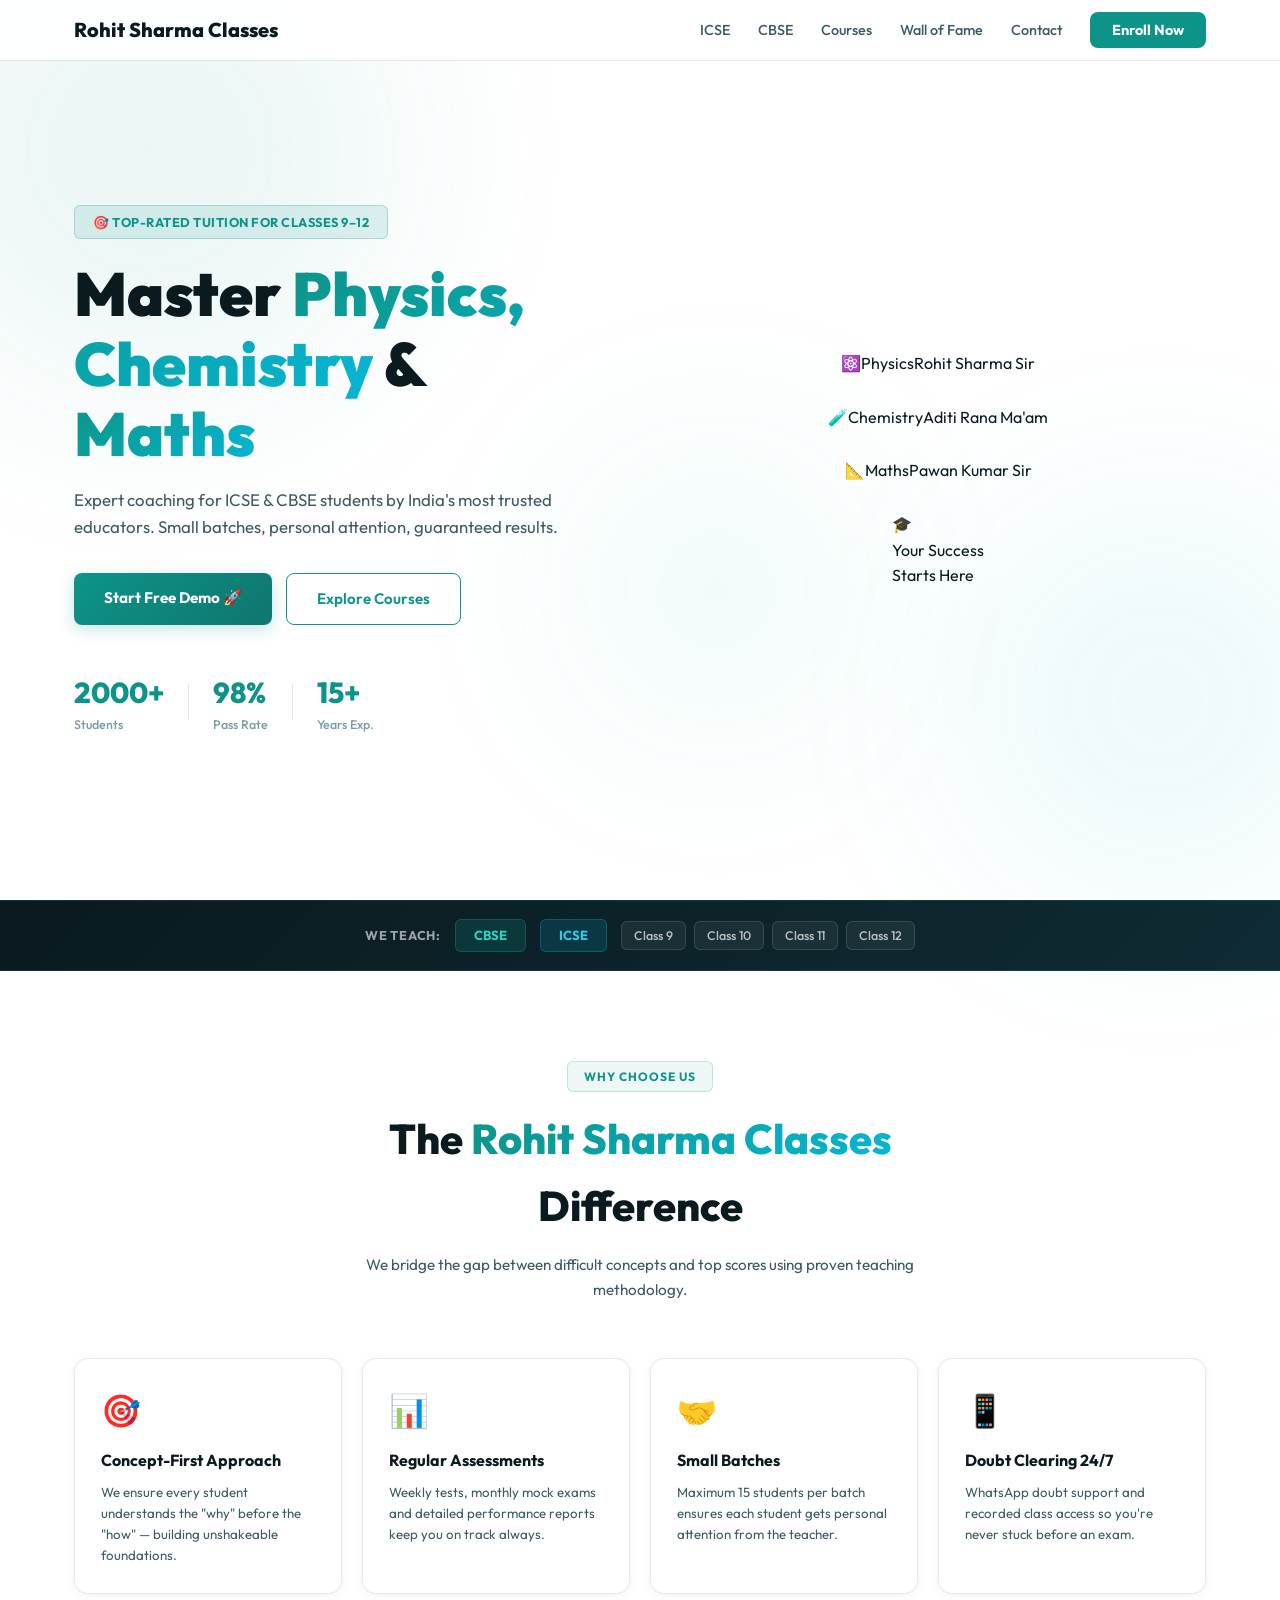
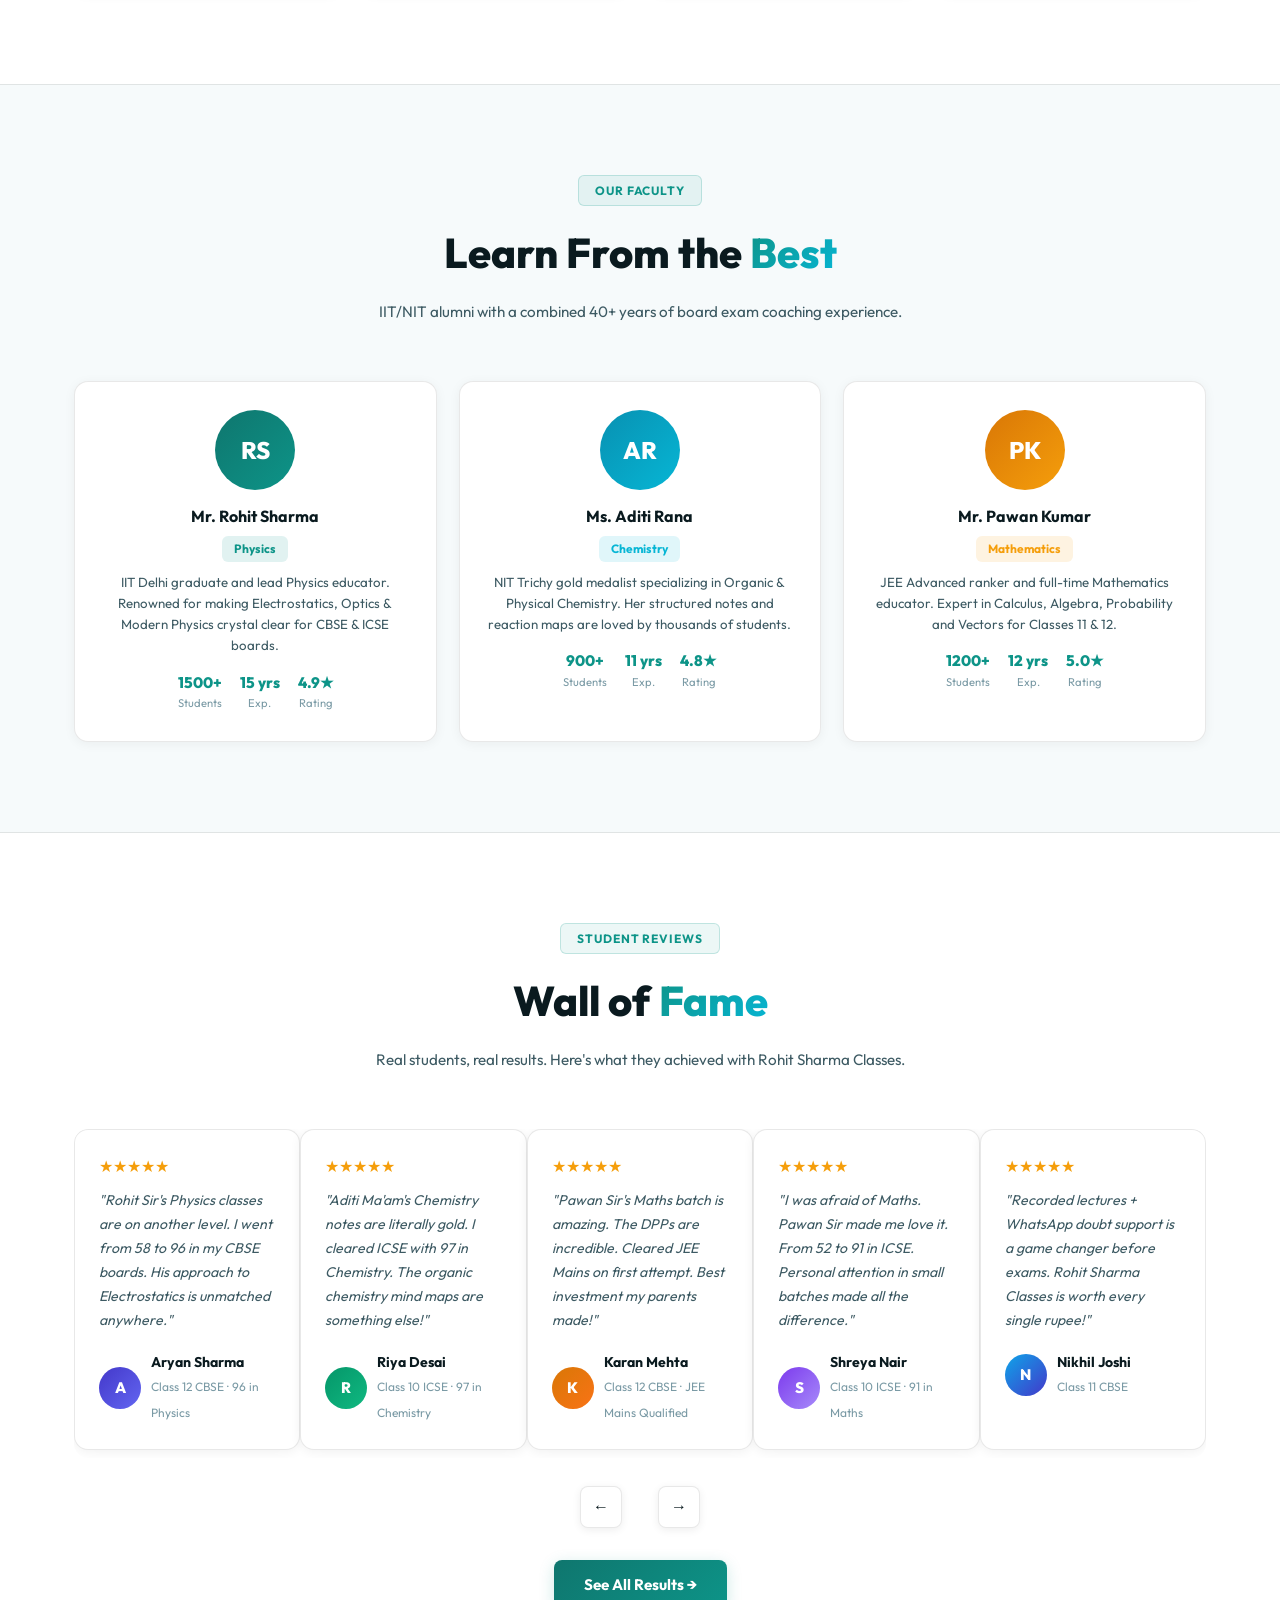
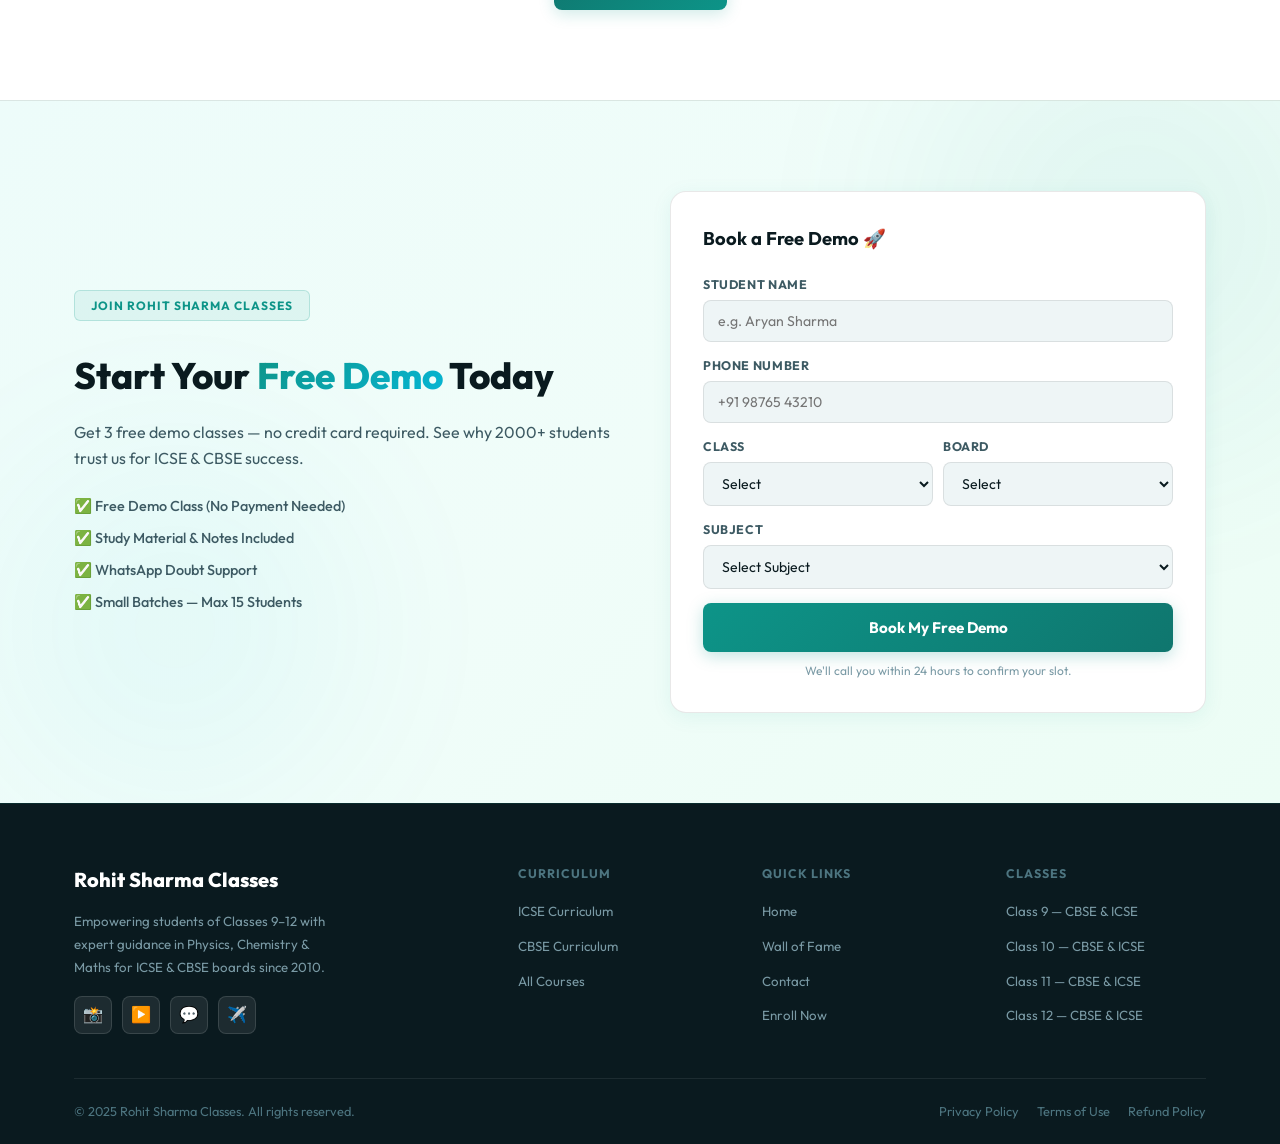
<file: index.html>
<!DOCTYPE html>
<html lang="en">
<head>
  <meta charset="UTF-8"/>
  <meta name="viewport" content="width=device-width,initial-scale=1.0"/>
  <title>Rohit Sharma Classes | ICSE & CBSE Tuition Classes 9–12</title>
  <meta name="description" content="Expert Physics, Chemistry & Maths tuition for ICSE & CBSE students of Classes 9–12 by Rohit Sharma Classes."/>
  <link rel="preconnect" href="https://fonts.googleapis.com"/>
  <link rel="preconnect" href="https://fonts.gstatic.com" crossorigin/>
  <link href="https://fonts.googleapis.com/css2?family=Outfit:wght@300;400;500;600;700;800;900&display=swap" rel="stylesheet"/>
  <link rel="stylesheet" href="style.css"/>
</head>
<body>
<nav class="navbar" id="navbar">
  <div class="nav-container">
    <a href="index.html" class="nav-logo">Rohit Sharma Classes</a>
    <ul class="nav-links" id="navLinks">
      <li><a href="icse.html">ICSE</a></li>
      <li><a href="cbse.html">CBSE</a></li>
      <li><a href="courses.html">Courses</a></li>
      <li><a href="wall-of-fame.html">Wall of Fame</a></li>
      <li><a href="contact.html">Contact</a></li>
      <li><a href="contact.html" class="nav-cta">Enroll Now</a></li>
    </ul>
    <button class="hamburger" id="hamburger"><span></span><span></span><span></span></button>
  </div>
</nav>

<!-- HERO -->
<section class="hero" id="home">
  <div class="hero-bg-orbs">
    <div class="orb orb-1"></div><div class="orb orb-2"></div><div class="orb orb-3"></div>
  </div>
  <div class="hero-content">
    <div class="hero-badge">🎯 Top-Rated Tuition for Classes 9–12</div>
    <h1>Master <span class="gradient-text">Physics, Chemistry</span> &amp; <span class="gradient-text">Maths</span></h1>
    <p class="hero-sub">Expert coaching for ICSE &amp; CBSE students by India's most trusted educators. Small batches, personal attention, guaranteed results.</p>
    <div class="hero-actions">
      <a href="contact.html" class="btn-primary">Start Free Demo 🚀</a>
      <a href="courses.html" class="btn-outline">Explore Courses</a>
    </div>
    <div class="hero-stats">
      <div class="stat"><span class="stat-num">2000+</span><span class="stat-label">Students</span></div>
      <div class="stat-divider"></div>
      <div class="stat"><span class="stat-num">98%</span><span class="stat-label">Pass Rate</span></div>
      <div class="stat-divider"></div>
      <div class="stat"><span class="stat-num">15+</span><span class="stat-label">Years Exp.</span></div>
    </div>
  </div>
  <div class="hero-visual">
    <div class="floating-card card-physics"><span class="card-icon">⚛️</span><span>Physics</span><span class="card-tag">Rohit Sharma Sir</span></div>
    <div class="floating-card card-chemistry"><span class="card-icon">🧪</span><span>Chemistry</span><span class="card-tag">Aditi Rana Ma'am</span></div>
    <div class="floating-card card-maths"><span class="card-icon">📐</span><span>Maths</span><span class="card-tag">Pawan Kumar Sir</span></div>
    <div class="hero-circle"><div class="hero-circle-inner"><span class="circle-emoji">🎓</span><p>Your Success<br/>Starts Here</p></div></div>
  </div>
</section>

<!-- BOARDS STRIP -->
<section class="boards-strip">
  <div class="boards-container">
    <span class="boards-label">We Teach:</span>
    <div class="board-badge cbse">CBSE</div>
    <div class="board-badge icse">ICSE</div>
    <div class="class-badges">
      <span>Class 9</span><span>Class 10</span><span>Class 11</span><span>Class 12</span>
    </div>
  </div>
</section>

<!-- WHY US -->
<section class="section" id="why">
  <div class="container">
    <div class="section-header">
      <span class="section-tag">Why Choose Us</span>
      <h2>The <span class="gradient-text">Rohit Sharma Classes</span> Difference</h2>
      <p>We bridge the gap between difficult concepts and top scores using proven teaching methodology.</p>
    </div>
    <div class="why-grid">
      <div class="why-card reveal">
        <div class="why-icon">🎯</div>
        <h3>Concept-First Approach</h3>
        <p>We ensure every student understands the "why" before the "how" — building unshakeable foundations.</p>
      </div>
      <div class="why-card reveal">
        <div class="why-icon">📊</div>
        <h3>Regular Assessments</h3>
        <p>Weekly tests, monthly mock exams and detailed performance reports keep you on track always.</p>
      </div>
      <div class="why-card reveal">
        <div class="why-icon">🤝</div>
        <h3>Small Batches</h3>
        <p>Maximum 15 students per batch ensures each student gets personal attention from the teacher.</p>
      </div>
      <div class="why-card reveal">
        <div class="why-icon">📱</div>
        <h3>Doubt Clearing 24/7</h3>
        <p>WhatsApp doubt support and recorded class access so you're never stuck before an exam.</p>
      </div>
    </div>
  </div>
</section>

<!-- TEACHERS PREVIEW -->
<section class="section teachers-section" id="teachers">
  <div class="container">
    <div class="section-header">
      <span class="section-tag">Our Faculty</span>
      <h2>Learn From the <span class="gradient-text">Best</span></h2>
      <p>IIT/NIT alumni with a combined 40+ years of board exam coaching experience.</p>
    </div>
    <div class="teachers-grid">
      <div class="teacher-card reveal">
        <div class="teacher-avatar physics-av">RS</div>
        <div class="teacher-info">
          <h3>Mr. Rohit Sharma</h3>
          <span class="teacher-subject physics-subject">Physics</span>
          <p>IIT Delhi graduate and lead Physics educator. Renowned for making Electrostatics, Optics &amp; Modern Physics crystal clear for CBSE &amp; ICSE boards.</p>
          <div class="teacher-stats">
            <div><span>1500+</span><small>Students</small></div>
            <div><span>15 yrs</span><small>Exp.</small></div>
            <div><span>4.9★</span><small>Rating</small></div>
          </div>
        </div>
      </div>
      <div class="teacher-card reveal">
        <div class="teacher-avatar chemistry-av">AR</div>
        <div class="teacher-info">
          <h3>Ms. Aditi Rana</h3>
          <span class="teacher-subject chemistry-subject">Chemistry</span>
          <p>NIT Trichy gold medalist specializing in Organic &amp; Physical Chemistry. Her structured notes and reaction maps are loved by thousands of students.</p>
          <div class="teacher-stats">
            <div><span>900+</span><small>Students</small></div>
            <div><span>11 yrs</span><small>Exp.</small></div>
            <div><span>4.8★</span><small>Rating</small></div>
          </div>
        </div>
      </div>
      <div class="teacher-card reveal">
        <div class="teacher-avatar maths-av">PK</div>
        <div class="teacher-info">
          <h3>Mr. Pawan Kumar</h3>
          <span class="teacher-subject maths-subject">Mathematics</span>
          <p>JEE Advanced ranker and full-time Mathematics educator. Expert in Calculus, Algebra, Probability and Vectors for Classes 11 &amp; 12.</p>
          <div class="teacher-stats">
            <div><span>1200+</span><small>Students</small></div>
            <div><span>12 yrs</span><small>Exp.</small></div>
            <div><span>5.0★</span><small>Rating</small></div>
          </div>
        </div>
      </div>
    </div>
  </div>
</section>

<!-- REVIEWS -->
<section class="section" id="reviews">
  <div class="container">
    <div class="section-header">
      <span class="section-tag">Student Reviews</span>
      <h2>Wall of <span class="gradient-text">Fame</span></h2>
      <p>Real students, real results. Here's what they achieved with Rohit Sharma Classes.</p>
    </div>
    <div class="reviews-carousel"><div class="reviews-track" id="reviewsTrack">
      <div class="review-card reveal">
        <div class="review-stars">★★★★★</div>
        <p>"Rohit Sir's Physics classes are on another level. I went from 58 to 96 in my CBSE boards. His approach to Electrostatics is unmatched anywhere."</p>
        <div class="review-author"><div class="review-avatar" style="background:linear-gradient(135deg,#4338ca,#6366f1)">A</div><div><strong>Aryan Sharma</strong><span>Class 12 CBSE · 96 in Physics</span></div></div>
      </div>
      <div class="review-card reveal">
        <div class="review-stars">★★★★★</div>
        <p>"Aditi Ma'am's Chemistry notes are literally gold. I cleared ICSE with 97 in Chemistry. The organic chemistry mind maps are something else!"</p>
        <div class="review-author"><div class="review-avatar" style="background:linear-gradient(135deg,#059669,#10b981)">R</div><div><strong>Riya Desai</strong><span>Class 10 ICSE · 97 in Chemistry</span></div></div>
      </div>
      <div class="review-card reveal">
        <div class="review-stars">★★★★★</div>
        <p>"Pawan Sir's Maths batch is amazing. The DPPs are incredible. Cleared JEE Mains on first attempt. Best investment my parents made!"</p>
        <div class="review-author"><div class="review-avatar" style="background:linear-gradient(135deg,#d97706,#f97316)">K</div><div><strong>Karan Mehta</strong><span>Class 12 CBSE · JEE Mains Qualified</span></div></div>
      </div>
      <div class="review-card reveal">
        <div class="review-stars">★★★★★</div>
        <p>"I was afraid of Maths. Pawan Sir made me love it. From 52 to 91 in ICSE. Personal attention in small batches made all the difference."</p>
        <div class="review-author"><div class="review-avatar" style="background:linear-gradient(135deg,#7c3aed,#a78bfa)">S</div><div><strong>Shreya Nair</strong><span>Class 10 ICSE · 91 in Maths</span></div></div>
      </div>
      <div class="review-card reveal">
        <div class="review-stars">★★★★★</div>
        <p>"Recorded lectures + WhatsApp doubt support is a game changer before exams. Rohit Sharma Classes is worth every single rupee!"</p>
        <div class="review-author"><div class="review-avatar" style="background:linear-gradient(135deg,#0ea5e9,#4338ca)">N</div><div><strong>Nikhil Joshi</strong><span>Class 11 CBSE</span></div></div>
      </div>
    </div></div>
    <div class="carousel-controls">
      <button class="carousel-btn" id="prevBtn">&#8592;</button>
      <div class="carousel-dots" id="carouselDots"></div>
      <button class="carousel-btn" id="nextBtn">&#8594;</button>
    </div>
    <div style="text-align:center;margin-top:32px">
      <a href="wall-of-fame.html" class="btn-blue">See All Results →</a>
    </div>
  </div>
</section>

<!-- CONNECT / CTA -->
<section class="connect-section" id="connect">
  <div class="connect-bg-orbs"><div class="orb-c1"></div><div class="orb-c2"></div></div>
  <div class="container">
    <div class="connect-grid">
      <div class="connect-text">
        <span class="section-tag">Join Rohit Sharma Classes</span>
        <h2>Start Your <span class="gradient-text">Free Demo</span> Today</h2>
        <p>Get 3 free demo classes — no credit card required. See why 2000+ students trust us for ICSE &amp; CBSE success.</p>
        <div class="connect-perks">
          <div class="perk">✅ Free Demo Class (No Payment Needed)</div>
          <div class="perk">✅ Study Material &amp; Notes Included</div>
          <div class="perk">✅ WhatsApp Doubt Support</div>
          <div class="perk">✅ Small Batches — Max 15 Students</div>
        </div>
      </div>
      <form class="connect-form" id="connectForm">
        <h3>Book a Free Demo 🚀</h3>
        <div class="form-group"><label for="sName">Student Name</label><input type="text" id="sName" placeholder="e.g. Aryan Sharma" required/></div>
        <div class="form-group"><label for="sPhone">Phone Number</label><input type="tel" id="sPhone" placeholder="+91 98765 43210" required/></div>
        <div class="form-row">
          <div class="form-group"><label for="sClass">Class</label><select id="sClass" required><option value="">Select</option><option>Class 9</option><option>Class 10</option><option>Class 11</option><option>Class 12</option></select></div>
          <div class="form-group"><label for="sBoard">Board</label><select id="sBoard" required><option value="">Select</option><option>CBSE</option><option>ICSE</option></select></div>
        </div>
        <div class="form-group"><label for="sSubject">Subject</label><select id="sSubject" required><option value="">Select Subject</option><option>Physics</option><option>Chemistry</option><option>Mathematics</option><option>PCM (All Three)</option></select></div>
        <button type="submit" class="btn-primary full-btn" id="submitBtn">Book My Free Demo</button>
        <p class="form-note">We'll call you within 24 hours to confirm your slot.</p>
      </form>
    </div>
  </div>
</section>

<!-- FOOTER -->
<footer class="footer">
  <div class="container">
    <div class="footer-grid">
      <div class="footer-brand">
        <a href="index.html" class="nav-logo">Rohit Sharma Classes</a>
        <p>Empowering students of Classes 9–12 with expert guidance in Physics, Chemistry &amp; Maths for ICSE &amp; CBSE boards since 2010.</p>
        <div class="social-links">
          <a href="#" id="ig">📸</a><a href="#" id="yt">▶️</a><a href="#" id="wa">💬</a><a href="#" id="tg">✈️</a>
        </div>
      </div>
      <div class="footer-links"><h4>Curriculum</h4><ul><li><a href="icse.html">ICSE Curriculum</a></li><li><a href="cbse.html">CBSE Curriculum</a></li><li><a href="courses.html">All Courses</a></li></ul></div>
      <div class="footer-links"><h4>Quick Links</h4><ul><li><a href="index.html">Home</a></li><li><a href="wall-of-fame.html">Wall of Fame</a></li><li><a href="contact.html">Contact</a></li><li><a href="contact.html">Enroll Now</a></li></ul></div>
      <div class="footer-links"><h4>Classes</h4><ul><li><a href="courses.html">Class 9 — CBSE &amp; ICSE</a></li><li><a href="courses.html">Class 10 — CBSE &amp; ICSE</a></li><li><a href="courses.html">Class 11 — CBSE &amp; ICSE</a></li><li><a href="courses.html">Class 12 — CBSE &amp; ICSE</a></li></ul></div>
    </div>
    <div class="footer-bottom">
      <p>© 2025 Rohit Sharma Classes. All rights reserved.</p>
      <div class="footer-bottom-links"><a href="#">Privacy Policy</a><a href="#">Terms of Use</a><a href="#">Refund Policy</a></div>
    </div>
  </div>
</footer>

<div class="toast" id="toast"></div>
<script src="script.js"></script>
</body>
</html>
</file>
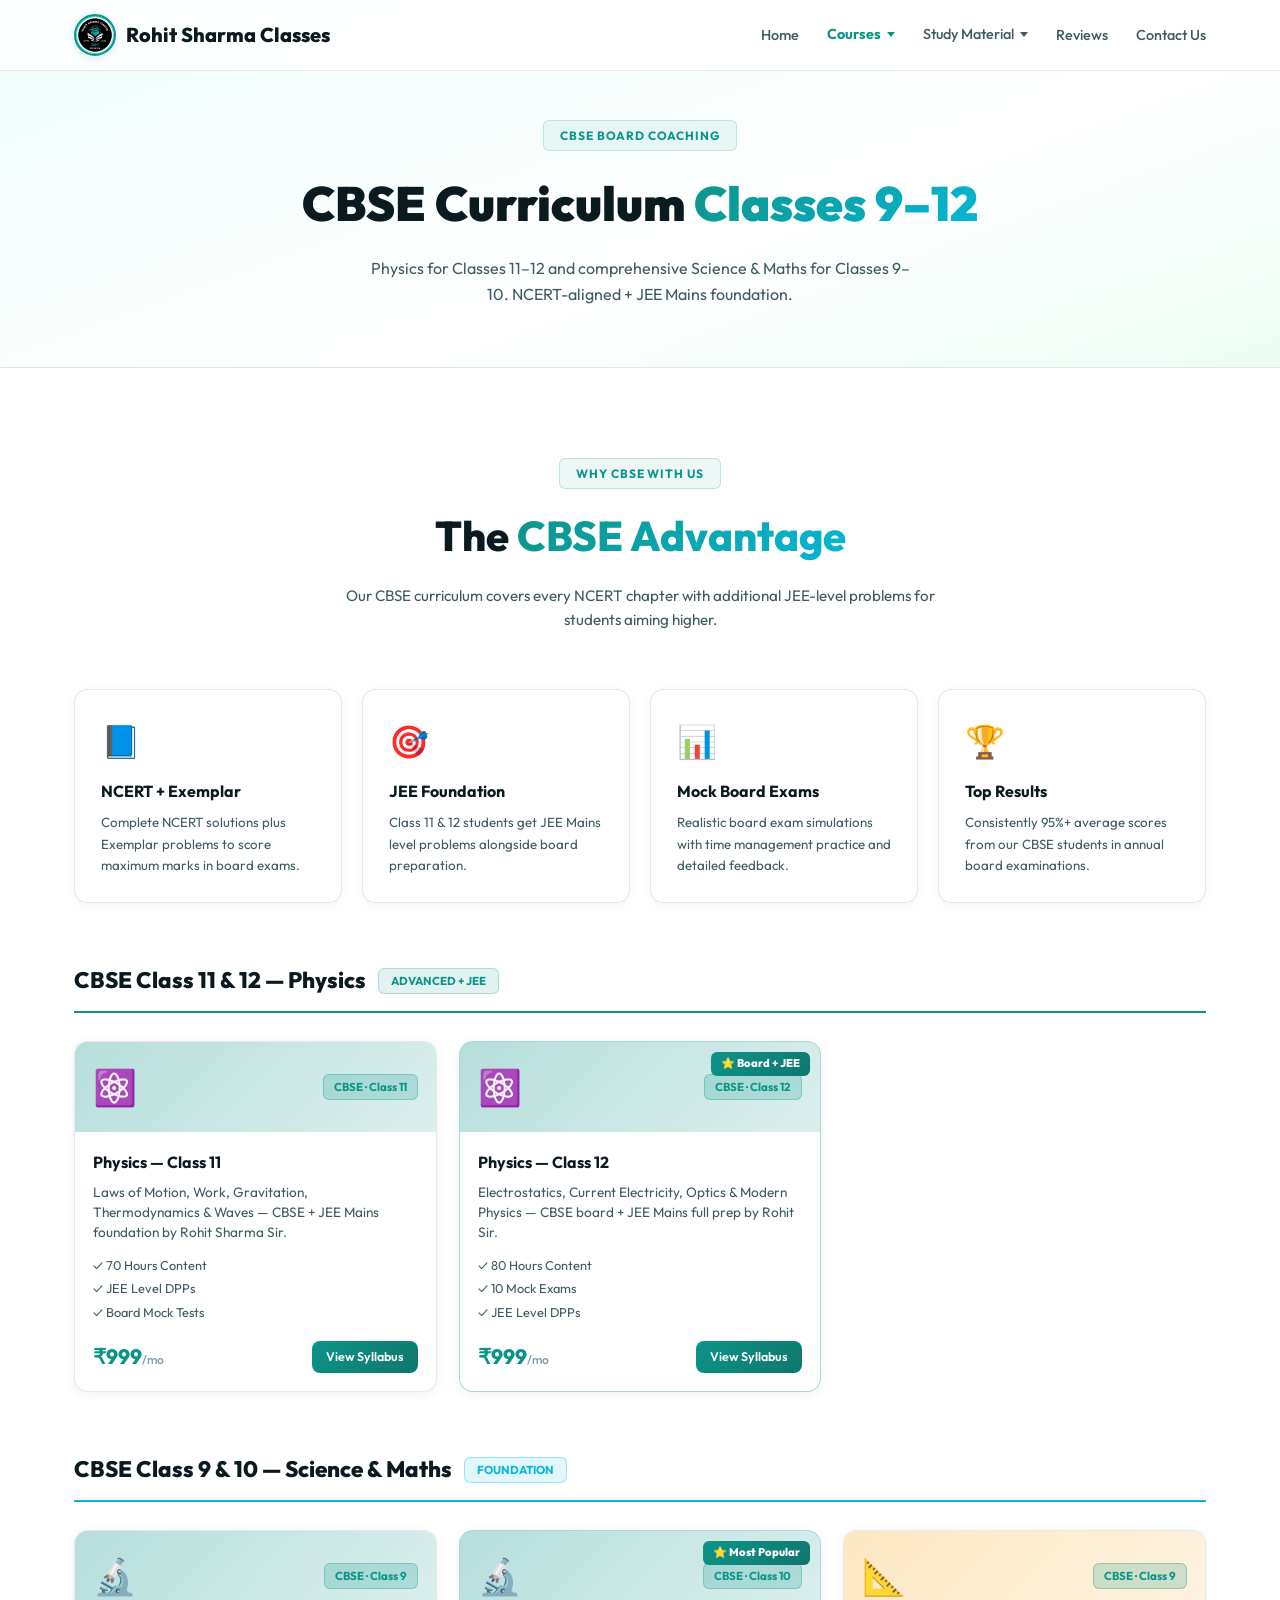
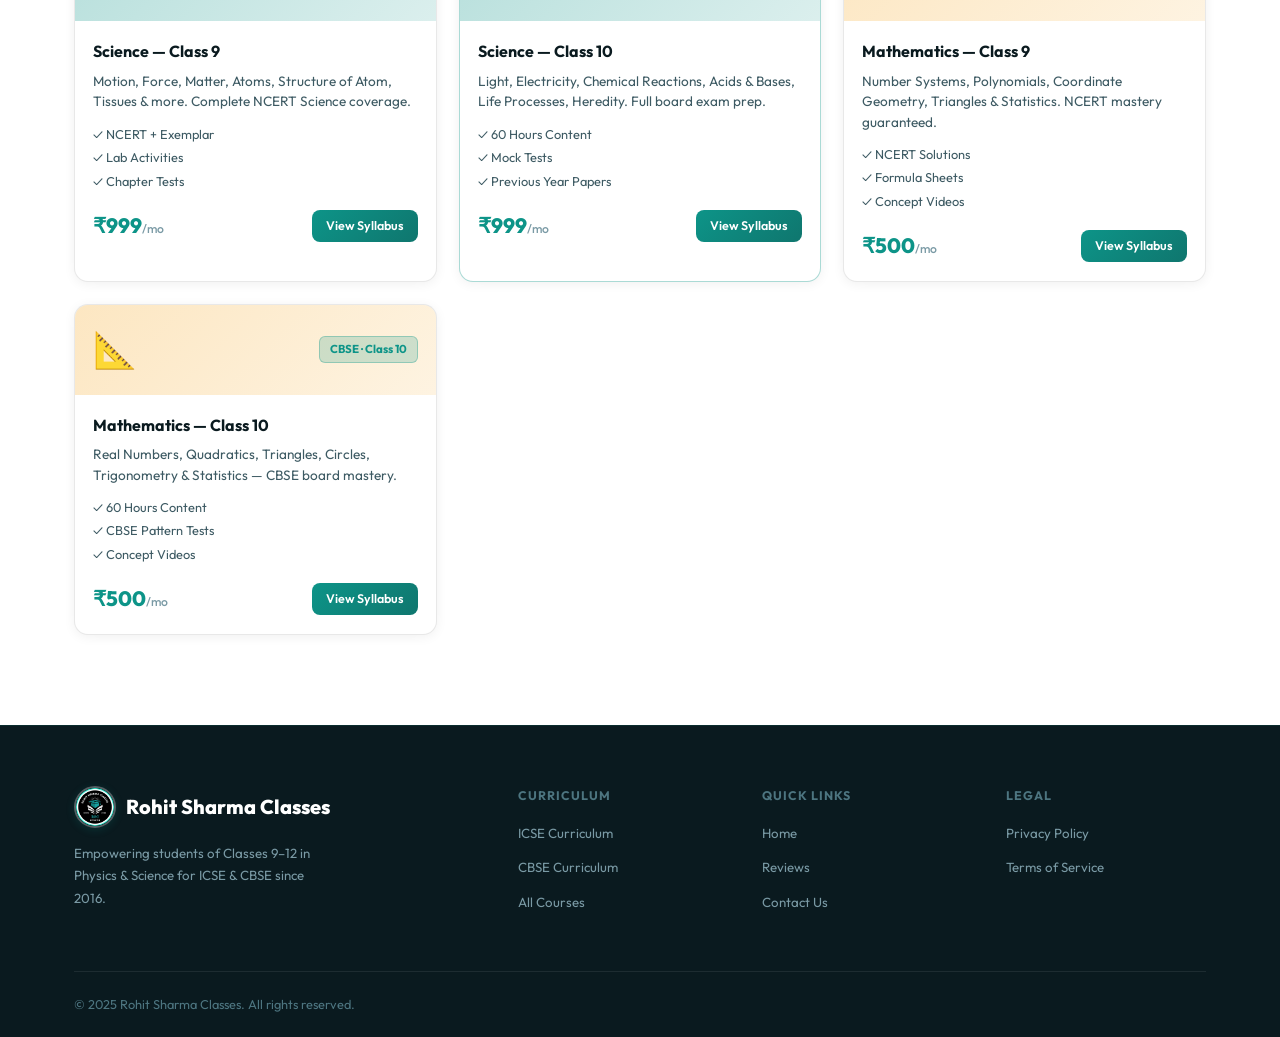
<file: cbse.html>
<!DOCTYPE html>
<html lang="en">
<head>
  <meta charset="UTF-8"/><meta name="viewport" content="width=device-width,initial-scale=1.0"/>
  <title>CBSE Curriculum | Rohit Sharma Classes</title>
  <meta name="description" content="CBSE Physics & Science tuition for Classes 9–12 by Rohit Sharma Classes."/>
  <link rel="icon" type="image/png" href="favicon.png"/>
  <link rel="preconnect" href="https://fonts.googleapis.com"/>
  <link href="https://fonts.googleapis.com/css2?family=Outfit:wght@300;400;500;600;700;800;900&display=swap" rel="stylesheet"/>
  <link rel="stylesheet" href="style.css"/>
</head>
<body>
<nav class="navbar" id="navbar">
  <div class="nav-container">
    <a href="home.html" class="nav-logo"><img src="logo.png" alt="Rohit Sharma Classes Logo"/>Rohit Sharma Classes</a>
    <ul class="nav-links" id="navLinks">
      <li><a href="home.html">Home</a></li>
      <li class="nav-dropdown">
        <a href="courses.html" class="active">Courses</a>
        <ul class="dropdown-menu">
          <li><a href="icse.html">📘 ICSE Curriculum</a></li>
          <li><a href="cbse.html">📗 CBSE Curriculum</a></li>
          <li><a href="courses.html">📚 All Courses</a></li>
        </ul>
      </li>
      <li class="nav-dropdown">
        <a href="study-material.html">Study Material</a>
        <ul class="dropdown-menu">
          <li><a href="study-material.html#notes">📄 Notes & Resources</a></li>
          <li><a href="study-material.html#question-bank">📝 Question Bank / DPPs</a></li>
        </ul>
      </li>
      <li><a href="reviews.html">Reviews</a></li>
      <li><a href="contact-us.html">Contact Us</a></li>
    </ul>
    <button class="hamburger" id="hamburger"><span></span><span></span><span></span></button>
  </div>
</nav>

<div class="page-header">
  <div class="container">
    <span class="section-tag">CBSE Board Coaching</span>
    <h1>CBSE Curriculum <span class="gradient-text">Classes 9–12</span></h1>
    <p>Physics for Classes 11–12 and comprehensive Science &amp; Maths for Classes 9–10. NCERT-aligned + JEE Mains foundation.</p>
  </div>
</div>

<section class="section">
  <div class="container">
    <div class="section-header">
      <span class="section-tag">Why CBSE with Us</span>
      <h2>The <span class="gradient-text">CBSE Advantage</span></h2>
      <p>Our CBSE curriculum covers every NCERT chapter with additional JEE-level problems for students aiming higher.</p>
    </div>
    <div class="why-grid">
      <div class="why-card reveal"><div class="why-icon">📘</div><h3>NCERT + Exemplar</h3><p>Complete NCERT solutions plus Exemplar problems to score maximum marks in board exams.</p></div>
      <div class="why-card reveal"><div class="why-icon">🎯</div><h3>JEE Foundation</h3><p>Class 11 &amp; 12 students get JEE Mains level problems alongside board preparation.</p></div>
      <div class="why-card reveal"><div class="why-icon">📊</div><h3>Mock Board Exams</h3><p>Realistic board exam simulations with time management practice and detailed feedback.</p></div>
      <div class="why-card reveal"><div class="why-icon">🏆</div><h3>Top Results</h3><p>Consistently 95%+ average scores from our CBSE students in annual board examinations.</p></div>
    </div>

    <!-- CBSE CLASS 11 & 12 — PHYSICS -->
    <div style="margin-top:60px">
      <div style="border-bottom:2px solid var(--teal);padding-bottom:12px;margin-bottom:28px;display:flex;align-items:center;gap:12px">
        <h2 style="font-size:1.4rem;font-weight:800">CBSE Class 11 &amp; 12 — Physics</h2>
        <span style="background:rgba(13,148,136,.12);color:var(--teal);border:1px solid rgba(13,148,136,.25);padding:3px 12px;border-radius:6px;font-size:.72rem;font-weight:700">ADVANCED + JEE</span>
      </div>
      <div class="courses-grid">
        <div class="course-card reveal"><div class="course-card-header physics-bg"><span class="subject-icon">⚛️</span><div class="course-board-tag">CBSE · Class 11</div></div><div class="course-card-body"><h3>Physics — Class 11</h3><p>Laws of Motion, Work, Gravitation, Thermodynamics &amp; Waves — CBSE + JEE Mains foundation by Rohit Sharma Sir.</p><ul class="course-features"><li>✓ 70 Hours Content</li><li>✓ JEE Level DPPs</li><li>✓ Board Mock Tests</li></ul><div class="course-footer"><span class="price">₹999<span>/mo</span></span><a href="contact-us.html" class="btn-card">View Syllabus</a></div></div></div>
        <div class="course-card reveal featured"><div class="featured-badge">⭐ Board + JEE</div><div class="course-card-header physics-bg"><span class="subject-icon">⚛️</span><div class="course-board-tag">CBSE · Class 12</div></div><div class="course-card-body"><h3>Physics — Class 12</h3><p>Electrostatics, Current Electricity, Optics &amp; Modern Physics — CBSE board + JEE Mains full prep by Rohit Sir.</p><ul class="course-features"><li>✓ 80 Hours Content</li><li>✓ 10 Mock Exams</li><li>✓ JEE Level DPPs</li></ul><div class="course-footer"><span class="price">₹999<span>/mo</span></span><a href="contact-us.html" class="btn-card">View Syllabus</a></div></div></div>
      </div>
    </div>

    <!-- CBSE CLASS 9 & 10 — SCIENCE & MATHS -->
    <div style="margin-top:60px">
      <div style="border-bottom:2px solid var(--cyan);padding-bottom:12px;margin-bottom:28px;display:flex;align-items:center;gap:12px">
        <h2 style="font-size:1.4rem;font-weight:800">CBSE Class 9 &amp; 10 — Science &amp; Maths</h2>
        <span style="background:rgba(6,182,212,.12);color:var(--cyan);border:1px solid rgba(6,182,212,.3);padding:3px 12px;border-radius:6px;font-size:.72rem;font-weight:700">FOUNDATION</span>
      </div>
      <div class="courses-grid">
        <div class="course-card reveal"><div class="course-card-header physics-bg"><span class="subject-icon">🔬</span><div class="course-board-tag">CBSE · Class 9</div></div><div class="course-card-body"><h3>Science — Class 9</h3><p>Motion, Force, Matter, Atoms, Structure of Atom, Tissues &amp; more. Complete NCERT Science coverage.</p><ul class="course-features"><li>✓ NCERT + Exemplar</li><li>✓ Lab Activities</li><li>✓ Chapter Tests</li></ul><div class="course-footer"><span class="price">₹999<span>/mo</span></span><a href="contact-us.html" class="btn-card">View Syllabus</a></div></div></div>
        <div class="course-card reveal featured"><div class="featured-badge">⭐ Most Popular</div><div class="course-card-header physics-bg"><span class="subject-icon">🔬</span><div class="course-board-tag">CBSE · Class 10</div></div><div class="course-card-body"><h3>Science — Class 10</h3><p>Light, Electricity, Chemical Reactions, Acids &amp; Bases, Life Processes, Heredity. Full board exam prep.</p><ul class="course-features"><li>✓ 60 Hours Content</li><li>✓ Mock Tests</li><li>✓ Previous Year Papers</li></ul><div class="course-footer"><span class="price">₹999<span>/mo</span></span><a href="contact-us.html" class="btn-card">View Syllabus</a></div></div></div>
        <div class="course-card reveal"><div class="course-card-header maths-bg"><span class="subject-icon">📐</span><div class="course-board-tag">CBSE · Class 9</div></div><div class="course-card-body"><h3>Mathematics — Class 9</h3><p>Number Systems, Polynomials, Coordinate Geometry, Triangles &amp; Statistics. NCERT mastery guaranteed.</p><ul class="course-features"><li>✓ NCERT Solutions</li><li>✓ Formula Sheets</li><li>✓ Concept Videos</li></ul><div class="course-footer"><span class="price">₹500<span>/mo</span></span><a href="contact-us.html" class="btn-card">View Syllabus</a></div></div></div>
        <div class="course-card reveal"><div class="course-card-header maths-bg"><span class="subject-icon">📐</span><div class="course-board-tag">CBSE · Class 10</div></div><div class="course-card-body"><h3>Mathematics — Class 10</h3><p>Real Numbers, Quadratics, Triangles, Circles, Trigonometry &amp; Statistics — CBSE board mastery.</p><ul class="course-features"><li>✓ 60 Hours Content</li><li>✓ CBSE Pattern Tests</li><li>✓ Concept Videos</li></ul><div class="course-footer"><span class="price">₹500<span>/mo</span></span><a href="contact-us.html" class="btn-card">View Syllabus</a></div></div></div>
      </div>
    </div>
  </div>
</section>

<footer class="footer">
  <div class="container">
    <div class="footer-grid">
      <div class="footer-brand"><a href="home.html" class="nav-logo"><img src="logo.png" alt="Rohit Sharma Classes Logo"/>Rohit Sharma Classes</a><p>Empowering students of Classes 9–12 in Physics &amp; Science for ICSE &amp; CBSE since 2016.</p></div>
      <div class="footer-links"><h4>Curriculum</h4><ul><li><a href="icse.html">ICSE Curriculum</a></li><li><a href="cbse.html">CBSE Curriculum</a></li><li><a href="courses.html">All Courses</a></li></ul></div>
      <div class="footer-links"><h4>Quick Links</h4><ul><li><a href="home.html">Home</a></li><li><a href="reviews.html">Reviews</a></li><li><a href="contact-us.html">Contact Us</a></li></ul></div>
      <div class="footer-links"><h4>Legal</h4><ul><li><a href="#">Privacy Policy</a></li><li><a href="#">Terms of Service</a></li></ul></div>
    </div>
    <div class="footer-bottom"><p>© 2025 Rohit Sharma Classes. All rights reserved.</p></div>
  </div>
</footer>
<div class="toast" id="toast"></div>
<script src="script.js"></script>
</body>
</html>
</file>
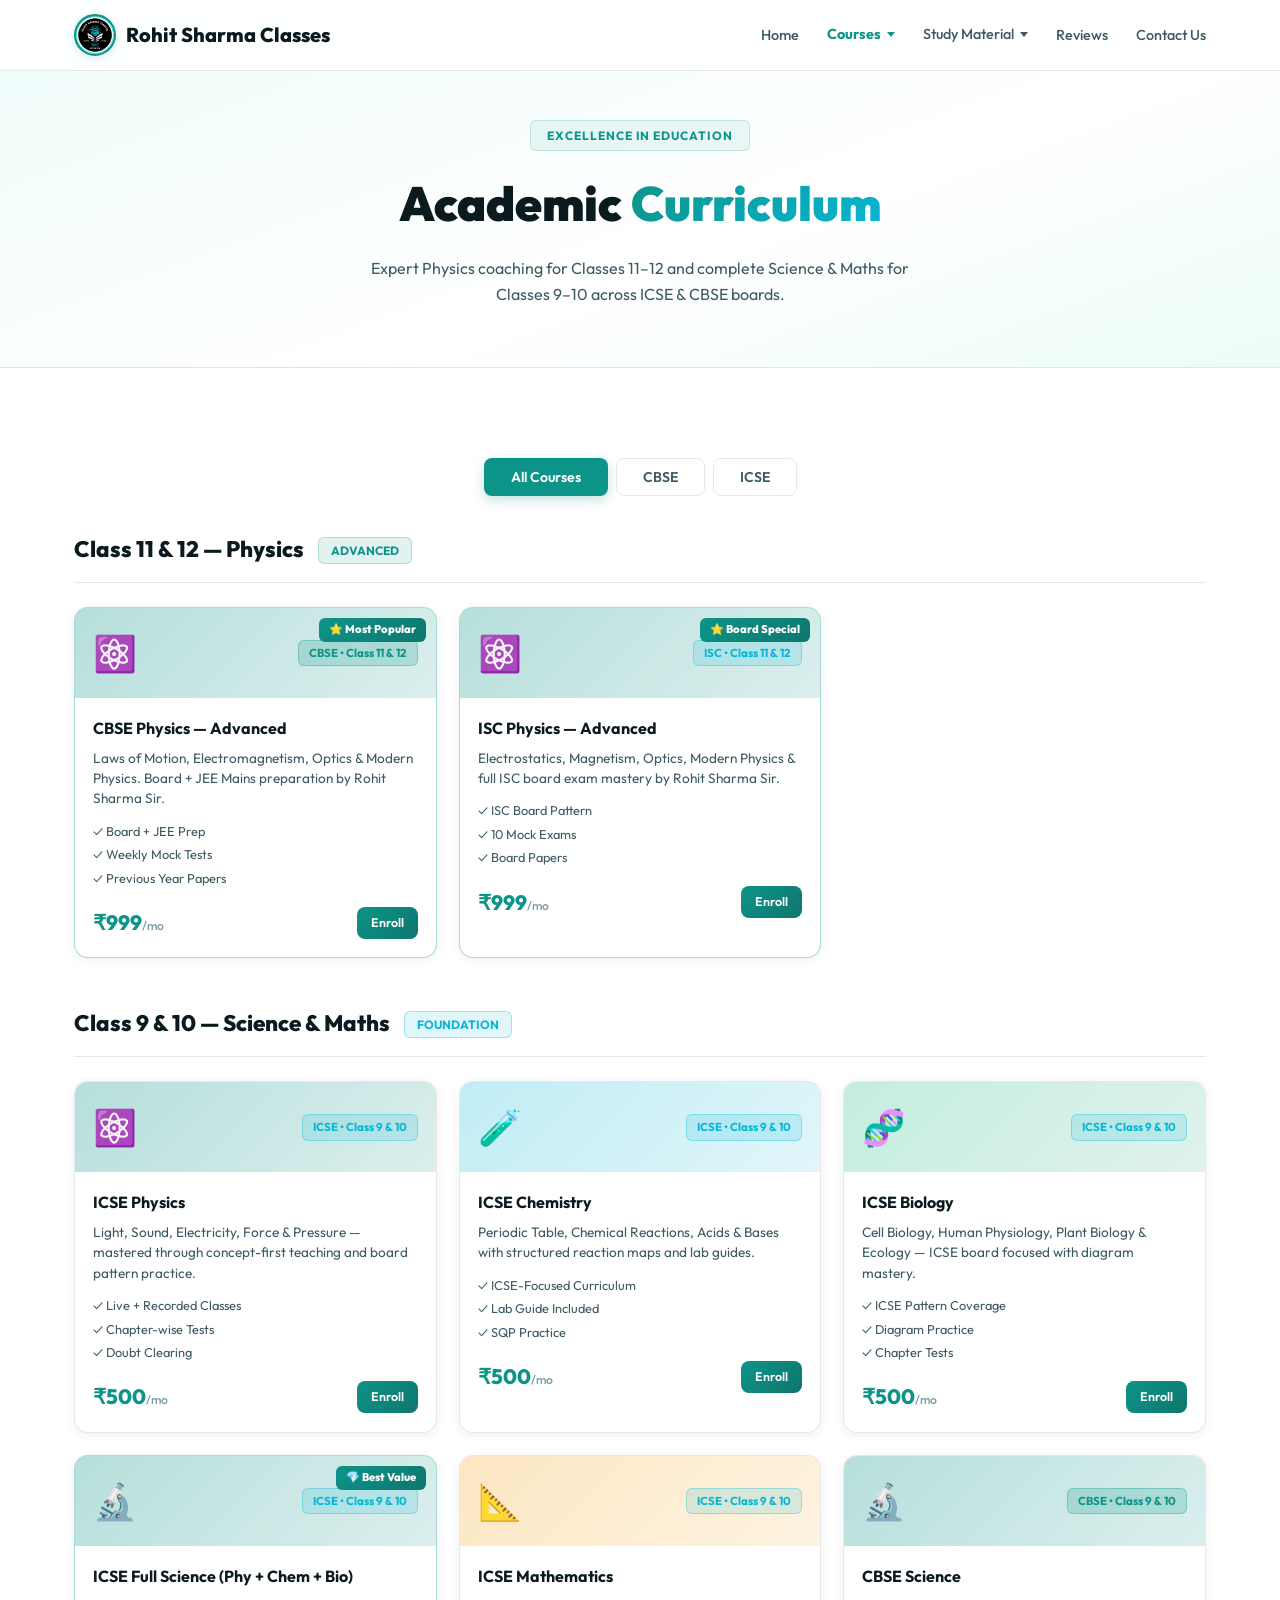
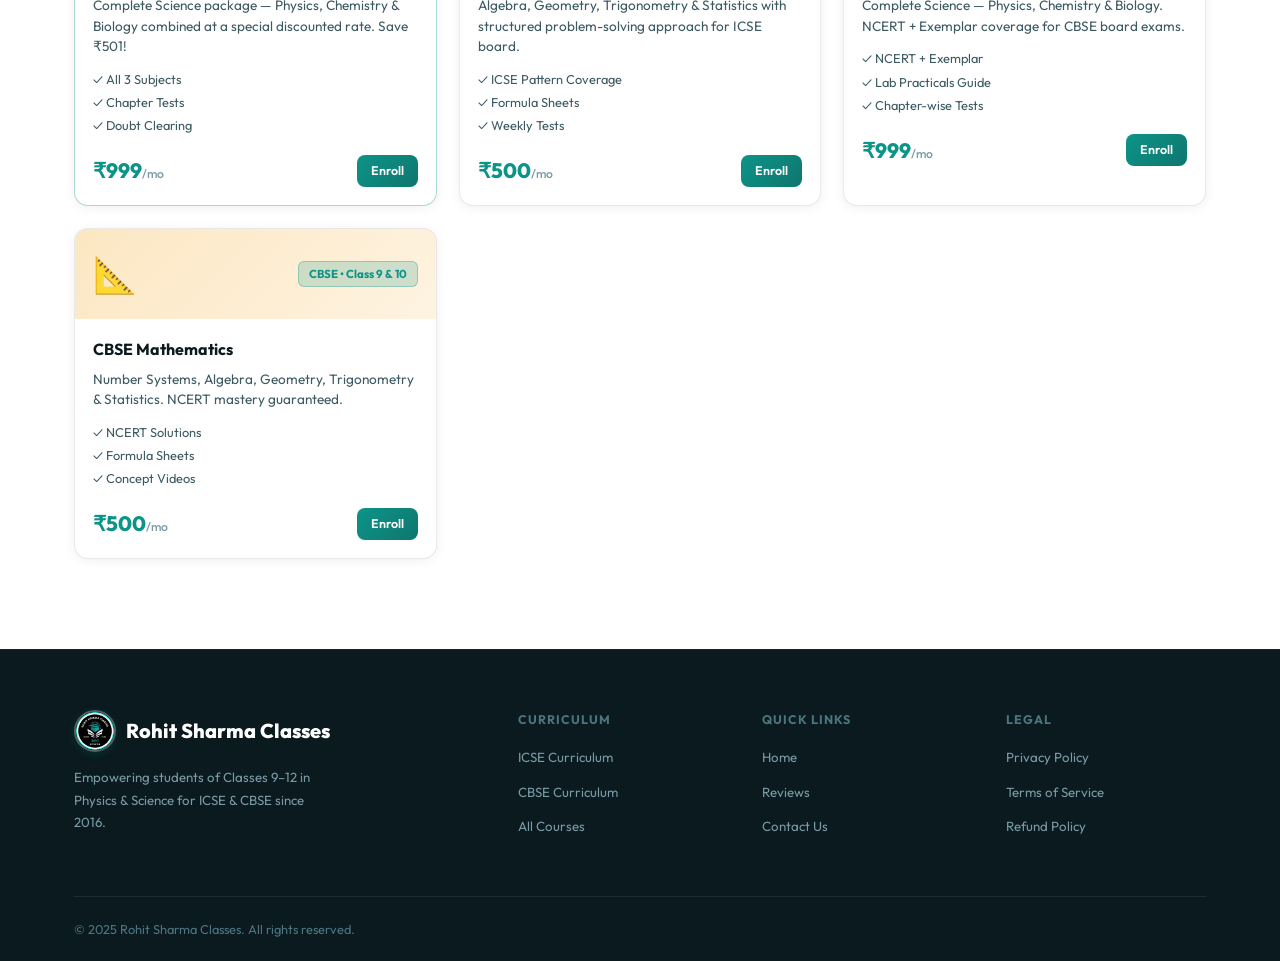
<file: courses.html>
<!DOCTYPE html>
<html lang="en">
<head>
  <meta charset="UTF-8"/><meta name="viewport" content="width=device-width,initial-scale=1.0"/>
  <title>Courses | Rohit Sharma Classes</title>
  <meta name="description" content="ICSE & CBSE Physics & Science courses for Classes 9–12 by Rohit Sharma Classes."/>
  <link rel="icon" type="image/png" href="favicon.png"/>
  <link rel="preconnect" href="https://fonts.googleapis.com"/>
  <link href="https://fonts.googleapis.com/css2?family=Outfit:wght@300;400;500;600;700;800;900&display=swap" rel="stylesheet"/>
  <link rel="stylesheet" href="style.css"/>
</head>
<body>
<nav class="navbar" id="navbar">
  <div class="nav-container">
    <a href="home.html" class="nav-logo"><img src="logo.png" alt="Rohit Sharma Classes Logo"/>Rohit Sharma Classes</a>
    <ul class="nav-links" id="navLinks">
      <li><a href="home.html">Home</a></li>
      <li class="nav-dropdown">
        <a href="courses.html" class="active">Courses</a>
        <ul class="dropdown-menu">
          <li><a href="icse.html">📘 ICSE Curriculum</a></li>
          <li><a href="cbse.html">📗 CBSE Curriculum</a></li>
          <li><a href="courses.html">📚 All Courses</a></li>
        </ul>
      </li>
      <li class="nav-dropdown">
        <a href="study-material.html">Study Material</a>
        <ul class="dropdown-menu">
          <li><a href="study-material.html#notes">📄 Notes & Resources</a></li>
          <li><a href="study-material.html#question-bank">📝 Question Bank / DPPs</a></li>
        </ul>
      </li>
      <li><a href="reviews.html">Reviews</a></li>
      <li><a href="contact-us.html">Contact Us</a></li>
    </ul>
    <button class="hamburger" id="hamburger"><span></span><span></span><span></span></button>
  </div>
</nav>

<div class="page-header">
  <div class="container">
    <span class="section-tag">Excellence in Education</span>
    <h1>Academic <span class="gradient-text">Curriculum</span></h1>
    <p>Expert Physics coaching for Classes 11–12 and complete Science &amp; Maths for Classes 9–10 across ICSE &amp; CBSE boards.</p>
  </div>
</div>

<section class="section" id="courses">
  <div class="container">
    <div class="course-tabs">
      <button class="tab-btn active" data-board="all" id="tab-all">All Courses</button>
      <button class="tab-btn" data-board="cbse" id="tab-cbse">CBSE</button>
      <button class="tab-btn" data-board="icse" id="tab-icse">ICSE</button>
    </div>

    <!-- CLASS 11 & 12 — PHYSICS -->
    <div style="margin-bottom:48px">
      <div style="display:flex;align-items:center;gap:14px;margin-bottom:24px;padding-bottom:14px;border-bottom:1px solid var(--border)">
        <h2 style="font-size:1.4rem;font-weight:800">Class 11 &amp; 12 — Physics</h2>
        <span style="background:rgba(13,148,136,.12);color:var(--teal);border:1px solid rgba(13,148,136,.25);padding:3px 12px;border-radius:6px;font-size:.75rem;font-weight:700">ADVANCED</span>
      </div>
      <div class="courses-grid" id="coursesGrid">
        <div class="course-card reveal featured" data-board="cbse">
          <div class="featured-badge">⭐ Most Popular</div>
          <div class="course-card-header physics-bg"><span class="subject-icon">⚛️</span><div class="course-board-tag">CBSE • Class 11 &amp; 12</div></div>
          <div class="course-card-body">
            <h3>CBSE Physics — Advanced</h3>
            <p>Laws of Motion, Electromagnetism, Optics &amp; Modern Physics. Board + JEE Mains preparation by Rohit Sharma Sir.</p>
            <ul class="course-features"><li>✓ Board + JEE Prep</li><li>✓ Weekly Mock Tests</li><li>✓ Previous Year Papers</li></ul>
            <div class="course-footer"><span class="price">₹999<span>/mo</span></span><a href="contact-us.html" class="btn-card">Enroll</a></div>
          </div>
        </div>
        <div class="course-card reveal featured" data-board="icse">
          <div class="featured-badge">⭐ Board Special</div>
          <div class="course-card-header physics-bg"><span class="subject-icon">⚛️</span><div class="course-board-tag icse-tag">ISC • Class 11 &amp; 12</div></div>
          <div class="course-card-body">
            <h3>ISC Physics — Advanced</h3>
            <p>Electrostatics, Magnetism, Optics, Modern Physics &amp; full ISC board exam mastery by Rohit Sharma Sir.</p>
            <ul class="course-features"><li>✓ ISC Board Pattern</li><li>✓ 10 Mock Exams</li><li>✓ Board Papers</li></ul>
            <div class="course-footer"><span class="price">₹999<span>/mo</span></span><a href="contact-us.html" class="btn-card">Enroll</a></div>
          </div>
        </div>
      </div>
    </div>

    <!-- CLASS 9 & 10 — SCIENCE & MATHS -->
    <div>
      <div style="display:flex;align-items:center;gap:14px;margin-bottom:24px;padding-bottom:14px;border-bottom:1px solid var(--border)">
        <h2 style="font-size:1.4rem;font-weight:800">Class 9 &amp; 10 — Science &amp; Maths</h2>
        <span style="background:rgba(6,182,212,.12);color:var(--cyan);border:1px solid rgba(6,182,212,.3);padding:3px 12px;border-radius:6px;font-size:.75rem;font-weight:700">FOUNDATION</span>
      </div>
      <div class="courses-grid">
        <!-- ICSE 9&10 -->
        <div class="course-card reveal" data-board="icse">
          <div class="course-card-header physics-bg"><span class="subject-icon">⚛️</span><div class="course-board-tag icse-tag">ICSE • Class 9 &amp; 10</div></div>
          <div class="course-card-body">
            <h3>ICSE Physics</h3>
            <p>Light, Sound, Electricity, Force &amp; Pressure — mastered through concept-first teaching and board pattern practice.</p>
            <ul class="course-features"><li>✓ Live + Recorded Classes</li><li>✓ Chapter-wise Tests</li><li>✓ Doubt Clearing</li></ul>
            <div class="course-footer"><span class="price">₹500<span>/mo</span></span><a href="contact-us.html" class="btn-card">Enroll</a></div>
          </div>
        </div>
        <div class="course-card reveal" data-board="icse">
          <div class="course-card-header chemistry-bg"><span class="subject-icon">🧪</span><div class="course-board-tag icse-tag">ICSE • Class 9 &amp; 10</div></div>
          <div class="course-card-body">
            <h3>ICSE Chemistry</h3>
            <p>Periodic Table, Chemical Reactions, Acids &amp; Bases with structured reaction maps and lab guides.</p>
            <ul class="course-features"><li>✓ ICSE-Focused Curriculum</li><li>✓ Lab Guide Included</li><li>✓ SQP Practice</li></ul>
            <div class="course-footer"><span class="price">₹500<span>/mo</span></span><a href="contact-us.html" class="btn-card">Enroll</a></div>
          </div>
        </div>
        <div class="course-card reveal" data-board="icse">
          <div class="course-card-header" style="background:linear-gradient(135deg,rgba(16,185,129,.25),rgba(5,150,105,.12))"><span class="subject-icon">🧬</span><div class="course-board-tag icse-tag">ICSE • Class 9 &amp; 10</div></div>
          <div class="course-card-body">
            <h3>ICSE Biology</h3>
            <p>Cell Biology, Human Physiology, Plant Biology &amp; Ecology — ICSE board focused with diagram mastery.</p>
            <ul class="course-features"><li>✓ ICSE Pattern Coverage</li><li>✓ Diagram Practice</li><li>✓ Chapter Tests</li></ul>
            <div class="course-footer"><span class="price">₹500<span>/mo</span></span><a href="contact-us.html" class="btn-card">Enroll</a></div>
          </div>
        </div>
        <div class="course-card reveal featured" data-board="icse">
          <div class="featured-badge">💎 Best Value</div>
          <div class="course-card-header physics-bg"><span class="subject-icon">🔬</span><div class="course-board-tag icse-tag">ICSE • Class 9 &amp; 10</div></div>
          <div class="course-card-body">
            <h3>ICSE Full Science (Phy + Chem + Bio)</h3>
            <p>Complete Science package — Physics, Chemistry &amp; Biology combined at a special discounted rate. Save ₹501!</p>
            <ul class="course-features"><li>✓ All 3 Subjects</li><li>✓ Chapter Tests</li><li>✓ Doubt Clearing</li></ul>
            <div class="course-footer"><span class="price">₹999<span>/mo</span></span><a href="contact-us.html" class="btn-card">Enroll</a></div>
          </div>
        </div>
        <div class="course-card reveal" data-board="icse">
          <div class="course-card-header maths-bg"><span class="subject-icon">📐</span><div class="course-board-tag icse-tag">ICSE • Class 9 &amp; 10</div></div>
          <div class="course-card-body">
            <h3>ICSE Mathematics</h3>
            <p>Algebra, Geometry, Trigonometry &amp; Statistics with structured problem-solving approach for ICSE board.</p>
            <ul class="course-features"><li>✓ ICSE Pattern Coverage</li><li>✓ Formula Sheets</li><li>✓ Weekly Tests</li></ul>
            <div class="course-footer"><span class="price">₹500<span>/mo</span></span><a href="contact-us.html" class="btn-card">Enroll</a></div>
          </div>
        </div>
        <!-- CBSE 9&10 -->
        <div class="course-card reveal" data-board="cbse">
          <div class="course-card-header physics-bg"><span class="subject-icon">🔬</span><div class="course-board-tag">CBSE • Class 9 &amp; 10</div></div>
          <div class="course-card-body">
            <h3>CBSE Science</h3>
            <p>Complete Science — Physics, Chemistry &amp; Biology. NCERT + Exemplar coverage for CBSE board exams.</p>
            <ul class="course-features"><li>✓ NCERT + Exemplar</li><li>✓ Lab Practicals Guide</li><li>✓ Chapter-wise Tests</li></ul>
            <div class="course-footer"><span class="price">₹999<span>/mo</span></span><a href="contact-us.html" class="btn-card">Enroll</a></div>
          </div>
        </div>
        <div class="course-card reveal" data-board="cbse">
          <div class="course-card-header maths-bg"><span class="subject-icon">📐</span><div class="course-board-tag">CBSE • Class 9 &amp; 10</div></div>
          <div class="course-card-body">
            <h3>CBSE Mathematics</h3>
            <p>Number Systems, Algebra, Geometry, Trigonometry &amp; Statistics. NCERT mastery guaranteed.</p>
            <ul class="course-features"><li>✓ NCERT Solutions</li><li>✓ Formula Sheets</li><li>✓ Concept Videos</li></ul>
            <div class="course-footer"><span class="price">₹500<span>/mo</span></span><a href="contact-us.html" class="btn-card">Enroll</a></div>
          </div>
        </div>
      </div>
    </div>
  </div>
</section>

<footer class="footer">
  <div class="container">
    <div class="footer-grid">
      <div class="footer-brand"><a href="home.html" class="nav-logo"><img src="logo.png" alt="Rohit Sharma Classes Logo"/>Rohit Sharma Classes</a><p>Empowering students of Classes 9–12 in Physics &amp; Science for ICSE &amp; CBSE since 2016.</p></div>
      <div class="footer-links"><h4>Curriculum</h4><ul><li><a href="icse.html">ICSE Curriculum</a></li><li><a href="cbse.html">CBSE Curriculum</a></li><li><a href="courses.html">All Courses</a></li></ul></div>
      <div class="footer-links"><h4>Quick Links</h4><ul><li><a href="home.html">Home</a></li><li><a href="reviews.html">Reviews</a></li><li><a href="contact-us.html">Contact Us</a></li></ul></div>
      <div class="footer-links"><h4>Legal</h4><ul><li><a href="#">Privacy Policy</a></li><li><a href="#">Terms of Service</a></li><li><a href="#">Refund Policy</a></li></ul></div>
    </div>
    <div class="footer-bottom"><p>© 2025 Rohit Sharma Classes. All rights reserved.</p></div>
  </div>
</footer>
<div class="toast" id="toast"></div>
<script src="script.js"></script>
</body>
</html>
</file>
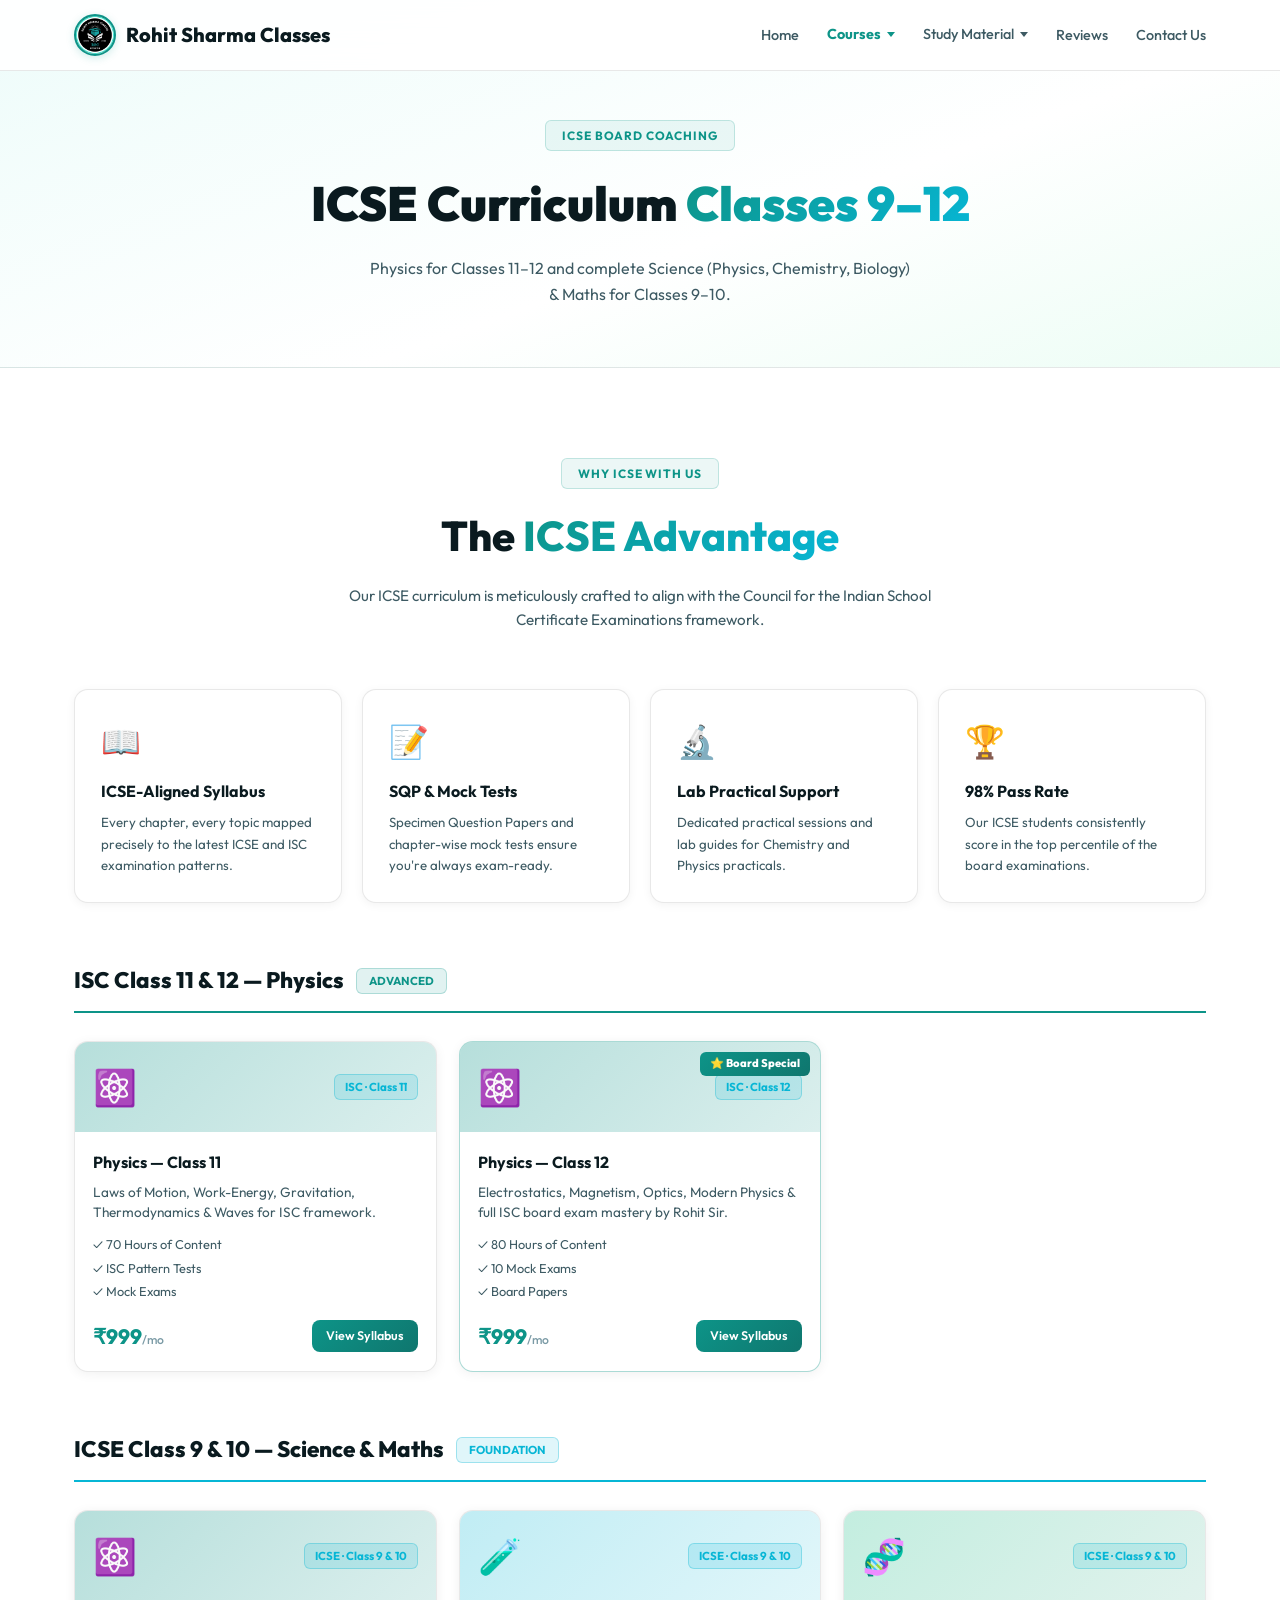
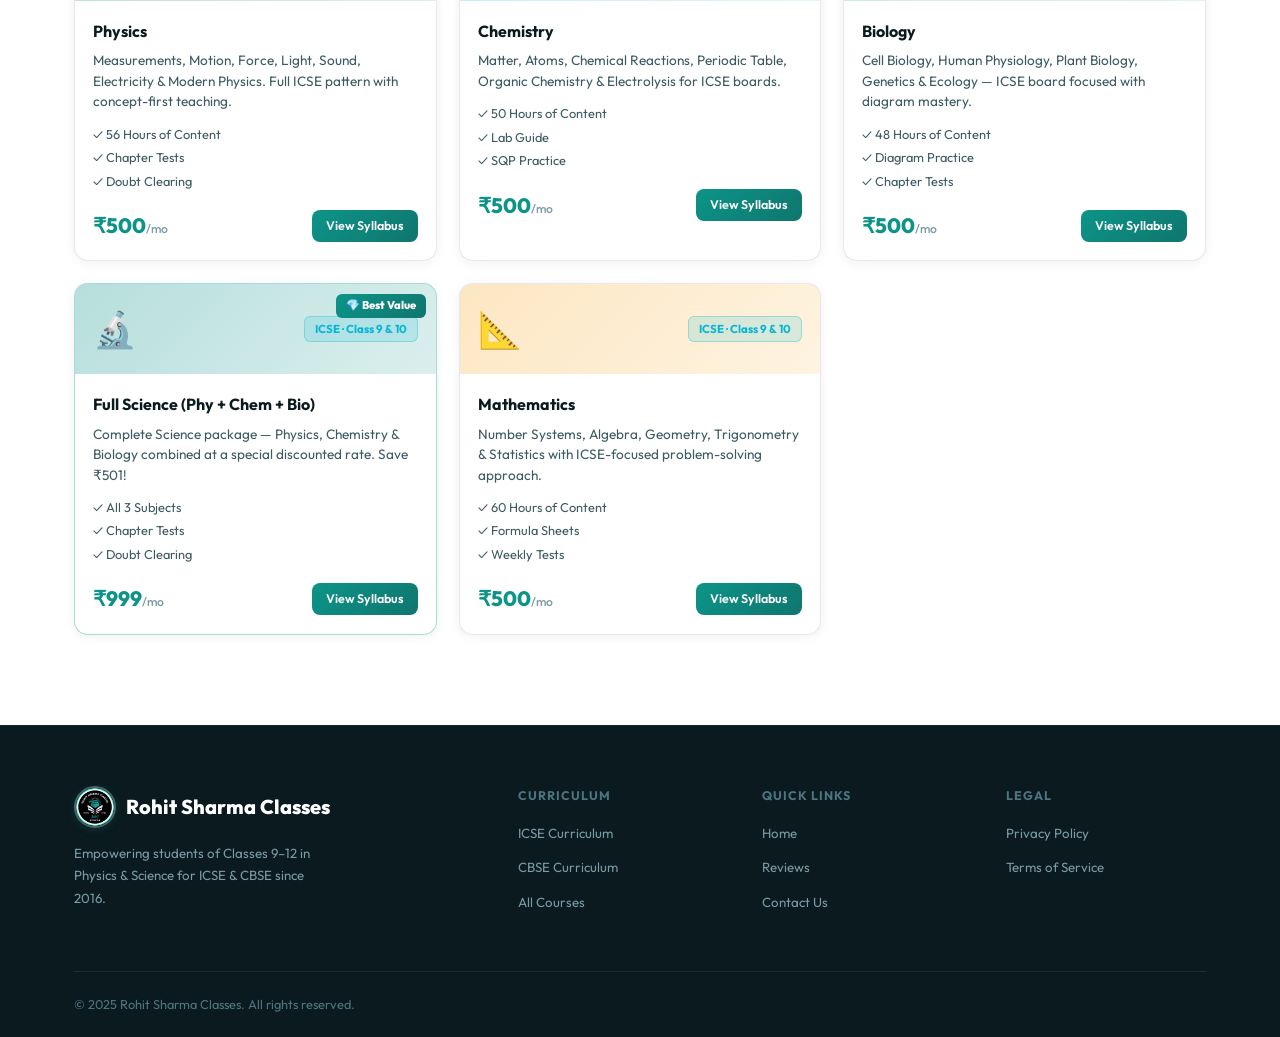
<file: icse.html>
<!DOCTYPE html>
<html lang="en">
<head>
  <meta charset="UTF-8"/><meta name="viewport" content="width=device-width,initial-scale=1.0"/>
  <title>ICSE Curriculum | Rohit Sharma Classes</title>
  <meta name="description" content="ICSE Physics, Chemistry, Biology & Maths tuition for Classes 9–12 by Rohit Sharma Classes."/>
  <link rel="icon" type="image/png" href="favicon.png"/>
  <link rel="preconnect" href="https://fonts.googleapis.com"/>
  <link href="https://fonts.googleapis.com/css2?family=Outfit:wght@300;400;500;600;700;800;900&display=swap" rel="stylesheet"/>
  <link rel="stylesheet" href="style.css"/>
</head>
<body>
<nav class="navbar" id="navbar">
  <div class="nav-container">
    <a href="home.html" class="nav-logo"><img src="logo.png" alt="Rohit Sharma Classes Logo"/>Rohit Sharma Classes</a>
    <ul class="nav-links" id="navLinks">
      <li><a href="home.html">Home</a></li>
      <li class="nav-dropdown">
        <a href="courses.html" class="active">Courses</a>
        <ul class="dropdown-menu">
          <li><a href="icse.html">📘 ICSE Curriculum</a></li>
          <li><a href="cbse.html">📗 CBSE Curriculum</a></li>
          <li><a href="courses.html">📚 All Courses</a></li>
        </ul>
      </li>
      <li class="nav-dropdown">
        <a href="study-material.html">Study Material</a>
        <ul class="dropdown-menu">
          <li><a href="study-material.html#notes">📄 Notes & Resources</a></li>
          <li><a href="study-material.html#question-bank">📝 Question Bank / DPPs</a></li>
        </ul>
      </li>
      <li><a href="reviews.html">Reviews</a></li>
      <li><a href="contact-us.html">Contact Us</a></li>
    </ul>
    <button class="hamburger" id="hamburger"><span></span><span></span><span></span></button>
  </div>
</nav>

<div class="page-header">
  <div class="container">
    <span class="section-tag">ICSE Board Coaching</span>
    <h1>ICSE Curriculum <span class="gradient-text">Classes 9–12</span></h1>
    <p>Physics for Classes 11–12 and complete Science (Physics, Chemistry, Biology) &amp; Maths for Classes 9–10.</p>
  </div>
</div>

<section class="section">
  <div class="container">
    <div class="section-header">
      <span class="section-tag">Why ICSE with Us</span>
      <h2>The <span class="gradient-text">ICSE Advantage</span></h2>
      <p>Our ICSE curriculum is meticulously crafted to align with the Council for the Indian School Certificate Examinations framework.</p>
    </div>
    <div class="why-grid">
      <div class="why-card reveal"><div class="why-icon">📖</div><h3>ICSE-Aligned Syllabus</h3><p>Every chapter, every topic mapped precisely to the latest ICSE and ISC examination patterns.</p></div>
      <div class="why-card reveal"><div class="why-icon">📝</div><h3>SQP &amp; Mock Tests</h3><p>Specimen Question Papers and chapter-wise mock tests ensure you're always exam-ready.</p></div>
      <div class="why-card reveal"><div class="why-icon">🔬</div><h3>Lab Practical Support</h3><p>Dedicated practical sessions and lab guides for Chemistry and Physics practicals.</p></div>
      <div class="why-card reveal"><div class="why-icon">🏆</div><h3>98% Pass Rate</h3><p>Our ICSE students consistently score in the top percentile of the board examinations.</p></div>
    </div>

    <!-- ISC CLASS 11 & 12 — PHYSICS -->
    <div style="margin-top:60px">
      <div style="border-bottom:2px solid var(--teal);padding-bottom:12px;margin-bottom:28px;display:flex;align-items:center;gap:12px">
        <h2 style="font-size:1.4rem;font-weight:800">ISC Class 11 &amp; 12 — Physics</h2>
        <span style="background:rgba(13,148,136,.12);color:var(--teal);border:1px solid rgba(13,148,136,.25);padding:3px 12px;border-radius:6px;font-size:.72rem;font-weight:700">ADVANCED</span>
      </div>
      <div class="courses-grid">
        <div class="course-card reveal"><div class="course-card-header physics-bg"><span class="subject-icon">⚛️</span><div class="course-board-tag icse-tag">ISC · Class 11</div></div><div class="course-card-body"><h3>Physics — Class 11</h3><p>Laws of Motion, Work-Energy, Gravitation, Thermodynamics &amp; Waves for ISC framework.</p><ul class="course-features"><li>✓ 70 Hours of Content</li><li>✓ ISC Pattern Tests</li><li>✓ Mock Exams</li></ul><div class="course-footer"><span class="price">₹999<span>/mo</span></span><a href="contact-us.html" class="btn-card">View Syllabus</a></div></div></div>
        <div class="course-card reveal featured"><div class="featured-badge">⭐ Board Special</div><div class="course-card-header physics-bg"><span class="subject-icon">⚛️</span><div class="course-board-tag icse-tag">ISC · Class 12</div></div><div class="course-card-body"><h3>Physics — Class 12</h3><p>Electrostatics, Magnetism, Optics, Modern Physics &amp; full ISC board exam mastery by Rohit Sir.</p><ul class="course-features"><li>✓ 80 Hours of Content</li><li>✓ 10 Mock Exams</li><li>✓ Board Papers</li></ul><div class="course-footer"><span class="price">₹999<span>/mo</span></span><a href="contact-us.html" class="btn-card">View Syllabus</a></div></div></div>
      </div>
    </div>

    <!-- ICSE CLASS 9 & 10 — PHYSICS, CHEMISTRY, BIOLOGY, MATHS -->
    <div style="margin-top:60px">
      <div style="border-bottom:2px solid var(--cyan);padding-bottom:12px;margin-bottom:28px;display:flex;align-items:center;gap:12px">
        <h2 style="font-size:1.4rem;font-weight:800">ICSE Class 9 &amp; 10 — Science &amp; Maths</h2>
        <span style="background:rgba(6,182,212,.12);color:var(--cyan);border:1px solid rgba(6,182,212,.3);padding:3px 12px;border-radius:6px;font-size:.72rem;font-weight:700">FOUNDATION</span>
      </div>
      <div class="courses-grid">
        <div class="course-card reveal"><div class="course-card-header physics-bg"><span class="subject-icon">⚛️</span><div class="course-board-tag icse-tag">ICSE · Class 9 &amp; 10</div></div><div class="course-card-body"><h3>Physics</h3><p>Measurements, Motion, Force, Light, Sound, Electricity &amp; Modern Physics. Full ICSE pattern with concept-first teaching.</p><ul class="course-features"><li>✓ 56 Hours of Content</li><li>✓ Chapter Tests</li><li>✓ Doubt Clearing</li></ul><div class="course-footer"><span class="price">₹500<span>/mo</span></span><a href="contact-us.html" class="btn-card">View Syllabus</a></div></div></div>
        <div class="course-card reveal"><div class="course-card-header chemistry-bg"><span class="subject-icon">🧪</span><div class="course-board-tag icse-tag">ICSE · Class 9 &amp; 10</div></div><div class="course-card-body"><h3>Chemistry</h3><p>Matter, Atoms, Chemical Reactions, Periodic Table, Organic Chemistry &amp; Electrolysis for ICSE boards.</p><ul class="course-features"><li>✓ 50 Hours of Content</li><li>✓ Lab Guide</li><li>✓ SQP Practice</li></ul><div class="course-footer"><span class="price">₹500<span>/mo</span></span><a href="contact-us.html" class="btn-card">View Syllabus</a></div></div></div>
        <div class="course-card reveal"><div class="course-card-header" style="background:linear-gradient(135deg,rgba(16,185,129,.25),rgba(5,150,105,.12))"><span class="subject-icon">🧬</span><div class="course-board-tag icse-tag">ICSE · Class 9 &amp; 10</div></div><div class="course-card-body"><h3>Biology</h3><p>Cell Biology, Human Physiology, Plant Biology, Genetics &amp; Ecology — ICSE board focused with diagram mastery.</p><ul class="course-features"><li>✓ 48 Hours of Content</li><li>✓ Diagram Practice</li><li>✓ Chapter Tests</li></ul><div class="course-footer"><span class="price">₹500<span>/mo</span></span><a href="contact-us.html" class="btn-card">View Syllabus</a></div></div></div>
        <div class="course-card reveal featured"><div class="featured-badge">💎 Best Value</div><div class="course-card-header physics-bg"><span class="subject-icon">🔬</span><div class="course-board-tag icse-tag">ICSE · Class 9 &amp; 10</div></div><div class="course-card-body"><h3>Full Science (Phy + Chem + Bio)</h3><p>Complete Science package — Physics, Chemistry &amp; Biology combined at a special discounted rate. Save ₹501!</p><ul class="course-features"><li>✓ All 3 Subjects</li><li>✓ Chapter Tests</li><li>✓ Doubt Clearing</li></ul><div class="course-footer"><span class="price">₹999<span>/mo</span></span><a href="contact-us.html" class="btn-card">View Syllabus</a></div></div></div>
        <div class="course-card reveal"><div class="course-card-header maths-bg"><span class="subject-icon">📐</span><div class="course-board-tag icse-tag">ICSE · Class 9 &amp; 10</div></div><div class="course-card-body"><h3>Mathematics</h3><p>Number Systems, Algebra, Geometry, Trigonometry &amp; Statistics with ICSE-focused problem-solving approach.</p><ul class="course-features"><li>✓ 60 Hours of Content</li><li>✓ Formula Sheets</li><li>✓ Weekly Tests</li></ul><div class="course-footer"><span class="price">₹500<span>/mo</span></span><a href="contact-us.html" class="btn-card">View Syllabus</a></div></div></div>
      </div>
    </div>
  </div>
</section>

<footer class="footer">
  <div class="container">
    <div class="footer-grid">
      <div class="footer-brand"><a href="home.html" class="nav-logo"><img src="logo.png" alt="Rohit Sharma Classes Logo"/>Rohit Sharma Classes</a><p>Empowering students of Classes 9–12 in Physics &amp; Science for ICSE &amp; CBSE since 2016.</p></div>
      <div class="footer-links"><h4>Curriculum</h4><ul><li><a href="icse.html">ICSE Curriculum</a></li><li><a href="cbse.html">CBSE Curriculum</a></li><li><a href="courses.html">All Courses</a></li></ul></div>
      <div class="footer-links"><h4>Quick Links</h4><ul><li><a href="home.html">Home</a></li><li><a href="reviews.html">Reviews</a></li><li><a href="contact-us.html">Contact Us</a></li></ul></div>
      <div class="footer-links"><h4>Legal</h4><ul><li><a href="#">Privacy Policy</a></li><li><a href="#">Terms of Service</a></li></ul></div>
    </div>
    <div class="footer-bottom"><p>© 2025 Rohit Sharma Classes. All rights reserved.</p></div>
  </div>
</footer>
<div class="toast" id="toast"></div>
<script src="script.js"></script>
</body>
</html>
</file>
<file: style.css>
*,
*::before,
*::after {
  margin: 0;
  padding: 0;
  box-sizing: border-box
}

:root {
  --bg: #ffffff;
  --bg2: #f6fafb;
  --bg3: #eef5f6;
  --surface: #ffffff;
  --surface2: #f0f8f9;
  --border: rgba(0, 0, 0, 0.09);
  --text: #0a1a1f;
  --text2: #3d5a63;
  --text3: #7a9aa5;
  --teal: #0d9488;
  --teal2: #14b8a6;
  --teal-light: #2dd4bf;
  --teal-dark: #0f766e;
  --cyan: hsl(189, 94%, 43%);
  --cyan2: #22d3ee;
  --accent: #0d9488;
  --accent2: #14b8a6;
  --dark: #0a1a1f;
  --dark2: #0f2b33;
  --physics: #0d9488;
  --chemistry: #06b6d4;
  --maths: #f59e0b;
  --radius: 14px;
  --shadow: 0 4px 24px rgba(13, 148, 136, 0.10);
}

html {
  scroll-behavior: smooth
}

body {
  font-family: 'Outfit', sans-serif;
  background: var(--bg);
  color: var(--text);
  line-height: 1.6;
  overflow-x: hidden
}

a {
  text-decoration: none;
  color: inherit
}

h1,
h2,
h3,
h4,
h5,
h6 {
  color: var(--dark)
}

ul {
  list-style: none
}

.container {
  max-width: 1180px;
  margin: 0 auto;
  padding: 0 24px
}

.gradient-text {
  background: linear-gradient(135deg, var(--teal), var(--cyan));
  -webkit-background-clip: text;
  -webkit-text-fill-color: transparent;
  background-clip: text
}

/* NAVBAR */
.navbar {
  position: fixed;
  top: 0;
  left: 0;
  right: 0;
  z-index: 1000;
  padding: 14px 0;
  background: rgba(255, 255, 255, 0.92);
  backdrop-filter: blur(20px);
  border-bottom: 1px solid var(--border);
  transition: .3s
}

.navbar.scrolled {
  padding: 10px 0;
  background: rgba(255, 255, 255, 0.98);
  box-shadow: 0 2px 20px rgba(13, 148, 136, 0.08)
}

.nav-container {
  max-width: 1180px;
  margin: 0 auto;
  padding: 0 24px;
  display: flex;
  align-items: center;
  justify-content: space-between
}

.nav-logo {
  display: flex;
  align-items: center;
  gap: 10px;
  font-size: 1.25rem;
  font-weight: 800;
  color: var(--dark)
}

.nav-logo img {
  width: 42px;
  height: 42px;
  border-radius: 50%;
  object-fit: cover;
  border: 2px solid var(--teal);
  box-shadow: 0 2px 8px rgba(13, 148, 136, 0.18)
}

.nav-links {
  display: flex;
  align-items: center;
  gap: 28px
}

.nav-links a {
  font-size: .9rem;
  font-weight: 500;
  color: var(--text2);
  transition: .2s
}

.nav-links a:hover,
.nav-links a.active {
  color: var(--teal)
}

.nav-links a.active {
  color: var(--teal);
  font-weight: 700
}

.nav-cta {
  background: var(--teal);
  color: #fff !important;
  padding: 9px 22px;
  border-radius: 8px;
  font-weight: 700 !important;
  transition: opacity .2s, transform .2s !important
}

.nav-cta:hover {
  opacity: .9;
  transform: translateY(-1px)
}

/* DROPDOWN */
.nav-dropdown {
  position: relative
}

.nav-dropdown>a {
  display: flex;
  align-items: center;
  gap: 4px
}

.nav-dropdown>a::after {
  content: '';
  display: inline-block;
  width: 0;
  height: 0;
  border-left: 4px solid transparent;
  border-right: 4px solid transparent;
  border-top: 5px solid currentColor;
  margin-left: 2px;
  transition: transform .3s
}

.nav-dropdown:hover>a::after {
  transform: rotate(180deg)
}

.dropdown-menu {
  position: absolute;
  top: calc(100% + 12px);
  left: 50%;
  transform: translateX(-50%);
  background: #fff;
  border: 1px solid var(--border);
  border-radius: 12px;
  padding: 8px 0;
  min-width: 180px;
  box-shadow: 0 12px 36px rgba(13, 148, 136, 0.14);
  opacity: 0;
  visibility: hidden;
  transition: opacity .25s, transform .25s, visibility .25s;
  transform: translateX(-50%) translateY(8px);
  z-index: 100
}

.nav-dropdown:hover .dropdown-menu {
  opacity: 1;
  visibility: visible;
  transform: translateX(-50%) translateY(0)
}

.dropdown-menu::before {
  content: '';
  position: absolute;
  top: -6px;
  left: 50%;
  transform: translateX(-50%) rotate(45deg);
  width: 12px;
  height: 12px;
  background: #fff;
  border-left: 1px solid var(--border);
  border-top: 1px solid var(--border)
}

.dropdown-menu li {
  border-bottom: 1px solid rgba(0, 0, 0, 0.04)
}

.dropdown-menu li:last-child {
  border-bottom: none
}

.dropdown-menu a {
  display: flex;
  align-items: center;
  gap: 8px;
  padding: 10px 18px;
  font-size: .88rem;
  font-weight: 500;
  color: var(--text2);
  transition: .2s;
  white-space: nowrap
}

.dropdown-menu a:hover {
  background: rgba(13, 148, 136, 0.06);
  color: var(--teal);
  padding-left: 22px
}

.hamburger {
  display: none;
  flex-direction: column;
  gap: 5px;
  background: none;
  border: none;
  cursor: pointer;
  padding: 4px
}

.hamburger span {
  display: block;
  width: 24px;
  height: 2px;
  background: var(--text);
  border-radius: 2px;
  transition: .3s
}

/* BUTTONS */
.btn-primary {
  display: inline-block;
  background: linear-gradient(135deg, var(--teal), var(--teal-dark));
  color: #fff;
  padding: 13px 30px;
  border-radius: 8px;
  font-weight: 700;
  font-size: .95rem;
  border: none;
  cursor: pointer;
  transition: .2s;
  font-family: 'Outfit', sans-serif;
  box-shadow: 0 4px 16px rgba(13, 148, 136, 0.25)
}

.btn-primary:hover {
  background: linear-gradient(135deg, var(--teal2), var(--teal));
  transform: translateY(-2px);
  box-shadow: 0 6px 24px rgba(13, 148, 136, 0.35)
}

.btn-teal,
.btn-blue {
  display: inline-block;
  background: linear-gradient(135deg, var(--teal-dark), var(--teal));
  color: #fff;
  padding: 13px 30px;
  border-radius: 8px;
  font-weight: 700;
  font-size: .95rem;
  border: none;
  cursor: pointer;
  transition: .2s;
  font-family: 'Outfit', sans-serif;
  box-shadow: 0 4px 16px rgba(13, 148, 136, 0.2)
}

.btn-teal:hover,
.btn-blue:hover {
  background: linear-gradient(135deg, var(--teal), var(--teal2));
  transform: translateY(-2px);
  box-shadow: 0 6px 24px rgba(13, 148, 136, 0.3)
}

.btn-outline {
  display: inline-block;
  padding: 13px 30px;
  border-radius: 8px;
  border: 1.5px solid var(--teal);
  color: var(--teal);
  font-weight: 600;
  font-size: .95rem;
  transition: .2s
}

.btn-outline:hover {
  background: var(--teal);
  color: #fff;
  transform: translateY(-2px);
  box-shadow: 0 4px 16px rgba(13, 148, 136, 0.25)
}

.full-btn {
  width: 100%;
  text-align: center;
  padding: 15px
}

/* HERO */
.hero {
  min-height: 100vh;
  display: flex;
  align-items: center;
  padding: 120px 24px 80px;
  max-width: 1180px;
  margin: 0 auto;
  gap: 60px;
  position: relative
}

.hero-bg-orbs {
  position: fixed;
  inset: 0;
  pointer-events: none;
  z-index: -1
}

.orb {
  position: absolute;
  border-radius: 50%;
  filter: blur(110px);
  opacity: .08
}

.orb-1 {
  width: 500px;
  height: 500px;
  background: var(--teal);
  top: -100px;
  left: -100px
}

.orb-2 {
  width: 400px;
  height: 400px;
  background: var(--cyan);
  bottom: 0;
  right: -80px
}

.orb-3 {
  width: 280px;
  height: 280px;
  background: var(--teal2);
  top: 50%;
  left: 45%
}

.hero-content {
  flex: 1
}

.hero-badge {
  display: inline-block;
  padding: 6px 18px;
  background: rgba(13, 148, 136, .12);
  border: 1px solid rgba(13, 148, 136, .25);
  border-radius: 6px;
  font-size: .8rem;
  font-weight: 700;
  color: var(--teal);
  margin-bottom: 20px;
  letter-spacing: .04em;
  text-transform: uppercase;
  animation: fadeUp .6s ease both
}

.hero-content h1 {
  font-size: clamp(2.4rem, 5vw, 3.8rem);
  font-weight: 900;
  line-height: 1.15;
  margin-bottom: 18px;
  animation: fadeUp .6s .1s ease both
}

.hero-sub {
  font-size: 1.05rem;
  color: var(--text2);
  max-width: 500px;
  margin-bottom: 32px;
  animation: fadeUp .6s .2s ease both
}

.hero-actions {
  display: flex;
  gap: 14px;
  flex-wrap: wrap;
  margin-bottom: 44px;
  animation: fadeUp .6s .3s ease both
}

.hero-stats {
  display: flex;
  align-items: center;
  gap: 24px;
  animation: fadeUp .6s .4s ease both
}

.stat {
  display: flex;
  flex-direction: column
}

.stat-num {
  font-size: 1.8rem;
  font-weight: 800;
  color: var(--teal)
}

.stat-label {
  font-size: .78rem;
  color: var(--text3);
  font-weight: 500
}

.stat-divider {
  width: 1px;
  height: 36px;
  background: var(--border)
}

.hero-visual {
  flex: 1;
  position: relative;
  min-height: 400px;
  display: flex;
  flex-direction: column;
  align-items: center;
  justify-content: center;
  gap: 28px;
  overflow: visible;
}

.hero-logo-showcase {
  position: relative;
  width: 280px;
  height: 280px;
  display: flex;
  align-items: center;
  justify-content: center;
  animation: fadeUp .8s .2s ease both;
}

.logo-glow-ring {
  position: absolute;
  inset: -12px;
  border-radius: 50%;
  border: 2px solid rgba(13, 148, 136, .2);
  animation: spinRing 12s linear infinite;
}

.logo-glow-ring::before {
  content: '';
  position: absolute;
  top: -4px;
  left: 50%;
  width: 8px;
  height: 8px;
  background: var(--teal-light);
  border-radius: 50%;
  box-shadow: 0 0 16px var(--teal-light), 0 0 40px rgba(13, 148, 136, .3);
  transform: translateX(-50%);
}

.logo-glow-ring.ring-2 {
  inset: -28px;
  border-color: rgba(6, 182, 212, .12);
  animation: spinRing 18s linear infinite reverse;
}

.logo-glow-ring.ring-2::before {
  background: var(--cyan2);
  box-shadow: 0 0 16px var(--cyan2), 0 0 40px rgba(6, 182, 212, .3);
}

.hero-logo-img {
  width: 220px;
  height: 220px;
  border-radius: 50%;
  object-fit: cover;
  border: 3px solid rgba(13, 148, 136, .25);
  box-shadow: 0 0 40px rgba(13, 148, 136, .18), 0 0 80px rgba(13, 148, 136, .08);
  position: relative;
  z-index: 2;
  animation: logoPulse 4s ease-in-out infinite;
}

.hero-trust-badges {
  position: absolute;
  inset: 0;
  pointer-events: none;
}

.trust-badge {
  display: flex;
  align-items: center;
  gap: 6px;
  background: rgba(255,255,255,0.95);
  backdrop-filter: blur(8px);
  border: 1px solid var(--border);
  border-radius: 10px;
  padding: 8px 16px;
  font-size: .82rem;
  font-weight: 600;
  color: var(--text2);
  box-shadow: 0 4px 16px rgba(13, 148, 136, .1);
  transition: .2s;
  position: absolute;
  pointer-events: auto;
  white-space: nowrap;
}

.trust-badge:nth-child(1) {
  top: 10px;
  right: -20px;
  animation: floatBadge1 4s ease-in-out infinite;
}

.trust-badge:nth-child(2) {
  left: -30px;
  top: 50%;
  transform: translateY(-50%);
  animation: floatBadge2 4s ease-in-out infinite;
}

.trust-badge:nth-child(3) {
  bottom: 10px;
  right: -10px;
  animation: floatBadge3 4s ease-in-out infinite;
}

.trust-badge:hover {
  transform: translateY(-2px) scale(1.05);
  border-color: rgba(13, 148, 136, .25);
  box-shadow: 0 8px 24px rgba(13, 148, 136, .15);
}

.trust-icon {
  font-size: 1.1rem;
}

@keyframes floatBadge1 {
  0%, 100% { transform: translateY(0); }
  50% { transform: translateY(-8px); }
}
@keyframes floatBadge2 {
  0%, 100% { transform: translateY(-50%) translateX(0); }
  50% { transform: translateY(-50%) translateX(-6px); }
}
@keyframes floatBadge3 {
  0%, 100% { transform: translateY(0); }
  50% { transform: translateY(-8px); }
}

/* BOARDS STRIP */
.boards-strip {
  background: linear-gradient(135deg, var(--dark), var(--dark2));
  border-top: 1px solid rgba(13, 148, 136, 0.2);
  border-bottom: 1px solid rgba(13, 148, 136, 0.2);
  padding: 18px 24px;
  position: relative;
  z-index: 10;
}

.boards-container {
  max-width: 1180px;
  margin: 0 auto;
  display: flex;
  align-items: center;
  justify-content: center;
  gap: 14px;
  flex-wrap: wrap
}

.boards-label {
  font-size: .8rem;
  color: rgba(255, 255, 255, 0.6);
  font-weight: 700;
  text-transform: uppercase;
  letter-spacing: .06em
}

.board-badge {
  padding: 5px 18px;
  border-radius: 6px;
  font-weight: 700;
  font-size: .82rem
}

.board-badge.cbse {
  background: rgba(13, 148, 136, .2);
  color: var(--teal-light);
  border: 1px solid rgba(13, 148, 136, .35)
}

.board-badge.icse {
  background: rgba(6, 182, 212, .15);
  color: var(--cyan2);
  border: 1px solid rgba(6, 182, 212, .3)
}

.class-badges {
  display: flex;
  gap: 8px;
  flex-wrap: wrap
}

.class-badges span {
  padding: 4px 12px;
  border-radius: 6px;
  font-size: .78rem;
  font-weight: 500;
  background: rgba(255, 255, 255, .06);
  border: 1px solid rgba(255, 255, 255, .12);
  color: rgba(255, 255, 255, .7)
}

/* SECTION */
.section {
  padding: 90px 0
}

.section-header {
  text-align: center;
  max-width: 600px;
  margin: 0 auto 56px
}

.section-tag {
  display: inline-block;
  padding: 5px 16px;
  border-radius: 6px;
  background: rgba(13, 148, 136, .08);
  border: 1px solid rgba(13, 148, 136, .2);
  color: var(--teal);
  font-size: .75rem;
  font-weight: 700;
  text-transform: uppercase;
  letter-spacing: .08em;
  margin-bottom: 14px
}

.section-header h2 {
  font-size: clamp(1.7rem, 3.5vw, 2.6rem);
  font-weight: 800;
  margin-bottom: 14px
}

.section-header p {
  color: var(--text2);
  font-size: .95rem
}

/* WHY GRID */
.why-grid {
  display: grid;
  grid-template-columns: repeat(auto-fill, minmax(240px, 1fr));
  gap: 20px
}

.why-card {
  background: #fff;
  border: 1px solid var(--border);
  border-radius: var(--radius);
  padding: 26px;
  transition: .25s;
  box-shadow: 0 2px 10px rgba(0, 0, 0, .05)
}

.why-card:hover {
  transform: translateY(-4px);
  border-color: rgba(13, 148, 136, .25);
  box-shadow: 0 10px 28px rgba(13, 148, 136, .12)
}

.why-icon {
  font-size: 2rem;
  margin-bottom: 12px
}

.why-card h3 {
  font-size: 1rem;
  font-weight: 700;
  margin-bottom: 8px
}

.why-card p {
  font-size: .83rem;
  color: var(--text2);
  line-height: 1.6
}

/* COURSE TABS */
.course-tabs {
  display: flex;
  gap: 8px;
  justify-content: center;
  margin-bottom: 36px
}

.tab-btn {
  padding: 9px 26px;
  border-radius: 8px;
  border: 1.5px solid var(--border);
  background: transparent;
  color: var(--text2);
  font-size: .88rem;
  font-weight: 600;
  cursor: pointer;
  transition: .2s;
  font-family: 'Outfit', sans-serif
}

.tab-btn.active {
  background: var(--teal);
  color: #fff;
  border-color: transparent;
  box-shadow: 0 4px 12px rgba(13, 148, 136, 0.25)
}

.tab-btn:hover:not(.active) {
  border-color: var(--teal);
  color: var(--teal)
}

.courses-grid {
  display: grid;
  grid-template-columns: repeat(auto-fill, minmax(320px, 1fr));
  gap: 22px
}

.course-card {
  background: #fff;
  border: 1px solid var(--border);
  border-radius: var(--radius);
  overflow: hidden;
  transition: .25s;
  position: relative;
  box-shadow: 0 2px 12px rgba(0, 0, 0, 0.06)
}

.course-card:hover {
  transform: translateY(-5px);
  box-shadow: 0 12px 32px rgba(13, 148, 136, .14)
}

.course-card.featured {
  border-color: rgba(13, 148, 136, .35)
}

.featured-badge {
  position: absolute;
  top: 10px;
  right: 10px;
  z-index: 5;
  background: linear-gradient(135deg, var(--teal), var(--teal-dark));
  color: #fff;
  font-size: .7rem;
  font-weight: 800;
  padding: 3px 10px;
  border-radius: 6px
}

.course-card-header {
  height: 90px;
  display: flex;
  align-items: center;
  padding: 18px;
  justify-content: space-between;
  position: relative;
  overflow: hidden
}

.physics-bg {
  background: linear-gradient(135deg, rgba(13, 148, 136, .3), rgba(13, 148, 136, .15))
}

.chemistry-bg {
  background: linear-gradient(135deg, rgba(6, 182, 212, .25), rgba(6, 182, 212, .12))
}

.maths-bg {
  background: linear-gradient(135deg, rgba(245, 158, 11, .25), rgba(245, 158, 11, .12))
}

.subject-icon {
  font-size: 2.2rem
}

.course-board-tag {
  background: rgba(13, 148, 136, .2);
  border: 1px solid rgba(13, 148, 136, .3);
  color: var(--teal);
  padding: 3px 10px;
  border-radius: 6px;
  font-size: .72rem;
  font-weight: 700
}

.icse-tag {
  background: rgba(6, 182, 212, .15);
  border-color: rgba(6, 182, 212, .3);
  color: var(--cyan)
}

.course-card-body {
  padding: 18px
}

.course-card-body h3 {
  font-size: 1rem;
  font-weight: 700;
  margin-bottom: 6px
}

.course-card-body>p {
  font-size: .85rem;
  color: var(--text2);
  margin-bottom: 12px;
  line-height: 1.5
}

.course-features {
  display: flex;
  flex-direction: column;
  gap: 3px;
  margin-bottom: 18px
}

.course-features li {
  font-size: .8rem;
  color: var(--text2)
}

.course-footer {
  display: flex;
  align-items: center;
  justify-content: space-between
}

.price {
  font-size: 1.3rem;
  font-weight: 800;
  color: var(--teal)
}

.price span {
  font-size: .76rem;
  color: var(--text3);
  font-weight: 500
}

.btn-card {
  background: var(--teal);
  color: #fff;
  padding: 7px 18px;
  border-radius: 7px;
  font-weight: 600;
  font-size: .82rem;
  transition: .2s
}

.btn-card:hover {
  background: var(--teal-dark);
  transform: translateY(-1px)
}

/* TEACHERS */
.teachers-section {
  background: var(--bg2);
  border-top: 1px solid var(--border);
  border-bottom: 1px solid var(--border)
}

.teachers-grid {
  display: grid;
  grid-template-columns: repeat(auto-fill, minmax(270px, 1fr));
  gap: 22px;
}

.teacher-card {
  background: #fff;
  border: 1px solid var(--border);
  border-radius: var(--radius);
  padding: 28px;
  text-align: center;
  transition: .25s;
  box-shadow: 0 2px 12px rgba(0, 0, 0, .05)
}

.teacher-card:hover {
  transform: translateY(-5px);
  box-shadow: 0 12px 28px rgba(13, 148, 136, .12)
}

.teacher-avatar {
  width: 80px;
  height: 80px;
  border-radius: 50%;
  margin: 0 auto 14px;
  display: flex;
  align-items: center;
  justify-content: center;
  font-size: 1.5rem;
  font-weight: 800;
  color: #fff
}

.physics-av {
  background: linear-gradient(135deg, var(--teal-dark), var(--teal))
}

.chemistry-av {
  background: linear-gradient(135deg, #0891b2, var(--cyan))
}

.maths-av {
  background: linear-gradient(135deg, #d97706, #f59e0b)
}

.alt-av {
  background: linear-gradient(135deg, var(--teal), var(--cyan))
}

.teacher-info h3 {
  font-size: 1rem;
  font-weight: 700;
  margin-bottom: 6px
}

.teacher-subject {
  display: inline-block;
  padding: 3px 12px;
  border-radius: 6px;
  font-size: .75rem;
  font-weight: 700;
  margin-bottom: 10px
}

.physics-subject {
  background: rgba(13, 148, 136, .12);
  color: var(--teal)
}

.chemistry-subject {
  background: rgba(6, 182, 212, .12);
  color: var(--cyan)
}

.maths-subject {
  background: rgba(245, 158, 11, .12);
  color: #f59e0b
}

.teacher-info p {
  font-size: .83rem;
  color: var(--text2);
  margin-bottom: 14px;
  line-height: 1.6
}

.teacher-stats {
  display: flex;
  justify-content: center;
  gap: 18px
}

.teacher-stats div {
  display: flex;
  flex-direction: column;
  align-items: center
}

.teacher-stats span {
  font-size: .95rem;
  font-weight: 800;
  color: var(--teal)
}

.teacher-stats small {
  font-size: .7rem;
  color: var(--text3)
}

/* REVIEWS */
.reviews-carousel {
  overflow: hidden;
  position: relative;
  border-radius: var(--radius)
}

.reviews-track {
  display: flex;
  gap: 0;
  transition: transform .5s cubic-bezier(.4, 0, .2, 1);
  padding-bottom: 8px
}

.review-card {
  width: 100%;
  box-sizing: border-box;
  background: #fff;
  border: 1px solid var(--border);
  border-radius: var(--radius);
  padding: 24px;
  box-shadow: 0 2px 12px rgba(0, 0, 0, .06)
}

.reviews-track .review-card {
  max-width: 850px;
  margin: 0 auto;
}

.review-stars {
  color: #f59e0b;
  font-size: 1rem;
  margin-bottom: 10px
}

.review-card>p {
  font-size: .88rem;
  color: var(--text2);
  line-height: 1.7;
  margin-bottom: 18px;
  font-style: italic
}

.review-author {
  display: flex;
  align-items: center;
  gap: 10px
}

.review-avatar {
  width: 42px;
  height: 42px;
  border-radius: 50%;
  display: flex;
  align-items: center;
  justify-content: center;
  font-weight: 800;
  font-size: .95rem;
  flex-shrink: 0;
  color: #fff
}

.review-author strong {
  display: block;
  font-size: .88rem
}

.review-author span {
  font-size: .75rem;
  color: var(--text3)
}

.carousel-controls {
  display: flex;
  align-items: center;
  justify-content: center;
  gap: 18px;
  margin-top: 28px
}

.carousel-btn {
  width: 42px;
  height: 42px;
  border-radius: 8px;
  background: #fff;
  border: 1px solid var(--border);
  color: var(--text);
  font-size: 1rem;
  cursor: pointer;
  transition: .2s;
  box-shadow: 0 2px 8px rgba(0, 0, 0, .07)
}

.carousel-btn:hover {
  border-color: var(--teal);
  background: rgba(13, 148, 136, .08);
  color: var(--teal)
}

.carousel-dots {
  display: flex;
  gap: 7px
}

.dot {
  width: 7px;
  height: 7px;
  border-radius: 50%;
  background: var(--border);
  transition: .3s;
  cursor: pointer
}

.dot.active {
  background: var(--teal);
  width: 22px;
  border-radius: 4px
}

/* CONNECT */
.connect-section {
  padding: 90px 0;
  position: relative;
  overflow: hidden;
  background: linear-gradient(135deg, #edfcfa 0%, #f0fdf9 50%, #ecfdf5 100%);
  border-top: 1px solid var(--border)
}

.connect-bg-orbs {
  position: absolute;
  inset: 0;
  pointer-events: none
}

.orb-c1 {
  position: absolute;
  width: 450px;
  height: 450px;
  background: var(--teal);
  border-radius: 50%;
  filter: blur(100px);
  opacity: .06;
  top: -100px;
  right: -80px
}

.orb-c2 {
  position: absolute;
  width: 350px;
  height: 350px;
  background: var(--cyan);
  border-radius: 50%;
  filter: blur(100px);
  opacity: .05;
  bottom: 0;
  left: 0
}

.connect-grid {
  display: grid;
  grid-template-columns: 1fr 1fr;
  gap: 60px;
  align-items: center;
  position: relative
}

.connect-text h2 {
  font-size: clamp(1.5rem, 3vw, 2.3rem);
  font-weight: 800;
  margin: 12px 0 14px
}

.connect-text p {
  color: var(--text2);
  margin-bottom: 24px
}

.connect-perks {
  display: flex;
  flex-direction: column;
  gap: 9px
}

.perk {
  font-size: .9rem;
  font-weight: 500;
  color: var(--text2)
}

.connect-form,
.contact-form {
  background: #fff;
  border: 1px solid var(--border);
  border-radius: 16px;
  padding: 32px;
  box-shadow: 0 4px 20px rgba(13, 148, 136, .08)
}

.connect-form h3 {
  font-size: 1.15rem;
  font-weight: 700;
  margin-bottom: 22px
}

.form-group {
  margin-bottom: 14px
}

.form-group label {
  display: block;
  font-size: .78rem;
  font-weight: 700;
  color: var(--text2);
  margin-bottom: 5px;
  text-transform: uppercase;
  letter-spacing: .05em
}

.form-group input,
.form-group select,
.form-group textarea {
  width: 100%;
  background: var(--bg3);
  border: 1px solid var(--border);
  border-radius: 8px;
  padding: 11px 14px;
  color: var(--text);
  font-size: .88rem;
  font-family: 'Outfit', sans-serif;
  transition: .2s;
  outline: none
}

.form-group input:focus,
.form-group select:focus,
.form-group textarea:focus {
  border-color: var(--teal);
  box-shadow: 0 0 0 3px rgba(13, 148, 136, .12)
}

.form-group select option {
  background: var(--bg3)
}

.form-group textarea {
  resize: vertical
}

.form-row {
  display: grid;
  grid-template-columns: 1fr 1fr;
  gap: 10px
}

.form-note {
  text-align: center;
  font-size: .75rem;
  color: var(--text3);
  margin-top: 9px
}

/* CONTACT */
.contact-section {
  background: var(--bg2)
}

.contact-grid {
  display: grid;
  grid-template-columns: 1fr 1fr;
  gap: 44px;
  align-items: start
}

.contact-cards {
  display: grid;
  grid-template-columns: 1fr 1fr;
  gap: 14px
}

.contact-card {
  background: #fff;
  border: 1px solid var(--border);
  border-radius: 14px;
  padding: 22px;
  text-align: center;
  transition: .2s;
  box-shadow: 0 2px 10px rgba(0, 0, 0, .05)
}

.contact-card:hover {
  transform: translateY(-4px);
  border-color: rgba(13, 148, 136, .25);
  box-shadow: 0 8px 24px rgba(13, 148, 136, .1)
}

.contact-icon {
  font-size: 1.7rem;
  margin-bottom: 8px
}

.contact-card h4 {
  font-size: .9rem;
  font-weight: 700;
  margin-bottom: 5px
}

.contact-card p {
  font-size: .8rem;
  color: var(--text2);
  line-height: 1.6
}

/* WALL OF FAME / REVIEWS */
.wof-section {
  background: var(--bg)
}

.wof-stats {
  display: grid;
  grid-template-columns: repeat(3, 1fr);
  gap: 22px;
  margin-bottom: 56px
}

.wof-stat-card {
  background: #fff;
  border: 1px solid var(--border);
  border-radius: 14px;
  padding: 28px;
  text-align: center;
  box-shadow: 0 2px 12px rgba(0, 0, 0, .05)
}

.wof-stat-card .big-num {
  font-size: 2.6rem;
  font-weight: 900;
  color: var(--teal);
  display: block
}

.wof-stat-card .big-label {
  font-size: .82rem;
  color: var(--text3);
  font-weight: 600;
  text-transform: uppercase;
  letter-spacing: .06em
}

.toppers-grid {
  display: grid;
  grid-template-columns: repeat(auto-fill, minmax(220px, 1fr));
  gap: 18px
}

.topper-card {
  background: #fff;
  border: 1px solid var(--border);
  border-radius: 14px;
  padding: 22px;
  text-align: center;
  transition: .2s;
  box-shadow: 0 2px 10px rgba(0, 0, 0, .05)
}

.topper-card:hover {
  transform: translateY(-4px);
  border-color: rgba(13, 148, 136, .25);
  box-shadow: 0 8px 24px rgba(13, 148, 136, .1)
}

.topper-avatar {
  width: 64px;
  height: 64px;
  border-radius: 50%;
  margin: 0 auto 12px;
  display: flex;
  align-items: center;
  justify-content: center;
  font-size: 1.3rem;
  font-weight: 800;
  color: #fff
}

.topper-card h4 {
  font-size: .95rem;
  font-weight: 700;
  margin-bottom: 4px
}

.topper-score {
  font-size: .78rem;
  color: var(--teal);
  font-weight: 700;
  margin-bottom: 6px
}

.topper-quote {
  font-size: .78rem;
  color: var(--text3);
  font-style: italic;
  line-height: 1.5
}

/* FOOTER */
.footer {
  background: var(--dark);
  border-top: 1px solid rgba(13, 148, 136, .15);
  padding: 60px 0 0;
  color: #e0f2f1
}

.footer .nav-logo {
  color: #fff
}

.footer .nav-logo img {
  border-color: rgba(255, 255, 255, .3)
}

.footer h1,
.footer h2,
.footer h3,
.footer h4,
.footer h5,
.footer h6 {
  color: #fff
}

.footer-grid {
  display: grid;
  grid-template-columns: 2fr 1fr 1fr 1fr;
  gap: 44px;
  margin-bottom: 44px
}

.footer-brand p {
  font-size: .83rem;
  color: #7a9aa5;
  margin: 14px 0 18px;
  max-width: 260px;
  line-height: 1.7
}

.social-links {
  display: flex;
  gap: 10px
}

.social-links a {
  width: 38px;
  height: 38px;
  background: rgba(255, 255, 255, .08);
  border: 1px solid rgba(255, 255, 255, .12);
  border-radius: 8px;
  display: flex;
  align-items: center;
  justify-content: center;
  font-size: 1rem;
  transition: .2s
}

.social-links a:hover {
  border-color: var(--teal-light);
  transform: translateY(-2px);
  background: rgba(13, 148, 136, .15)
}

.footer-links h4 {
  font-size: .78rem;
  font-weight: 700;
  text-transform: uppercase;
  letter-spacing: .08em;
  color: #4d7580;
  margin-bottom: 14px
}

.footer-links ul {
  display: flex;
  flex-direction: column;
  gap: 9px
}

.footer-links a {
  font-size: .83rem;
  color: #7a9aa5;
  transition: .2s
}

.footer-links a:hover {
  color: var(--teal-light)
}

.footer-bottom {
  border-top: 1px solid rgba(255, 255, 255, .08);
  padding: 22px 0;
  display: flex;
  align-items: center;
  justify-content: space-between;
  flex-wrap: wrap;
  gap: 10px
}

.footer-bottom p {
  font-size: .8rem;
  color: #4d7580
}

.footer-bottom-links {
  display: flex;
  gap: 18px
}

.footer-bottom-links a {
  font-size: .8rem;
  color: #4d7580;
  transition: .2s
}

.footer-bottom-links a:hover {
  color: #7a9aa5
}

/* TOAST */
.toast {
  position: fixed;
  bottom: 28px;
  left: 50%;
  transform: translateX(-50%) translateY(80px);
  background: linear-gradient(135deg, var(--teal), var(--teal-dark));
  color: #fff;
  padding: 12px 26px;
  border-radius: 8px;
  font-weight: 600;
  font-size: .88rem;
  box-shadow: 0 8px 24px rgba(0, 0, 0, .4);
  z-index: 9999;
  transition: transform .4s cubic-bezier(.4, 0, .2, 1), opacity .4s;
  opacity: 0;
  white-space: nowrap
}

.toast.show {
  transform: translateX(-50%) translateY(0);
  opacity: 1
}

/* PAGE HEADER */
.page-header {
  padding: 120px 0 60px;
  text-align: center;
  background: linear-gradient(160deg, #edfcfa 0%, #fff 60%, #ecfdf5 100%);
  border-bottom: 1px solid var(--border)
}

.page-header .section-tag {
  margin-bottom: 14px
}

.page-header h1 {
  font-size: clamp(2rem, 4vw, 3rem);
  font-weight: 900;
  margin-bottom: 14px
}

.page-header p {
  color: var(--text2);
  max-width: 550px;
  margin: 0 auto
}

/* STUDY MATERIAL PAGE */
.material-filters {
  display: flex;
  gap: 8px;
  justify-content: center;
  margin-bottom: 32px;
  flex-wrap: wrap
}

.mat-filter-btn {
  padding: 8px 22px;
  border-radius: 8px;
  border: 1.5px solid var(--border);
  background: transparent;
  color: var(--text2);
  font-size: .85rem;
  font-weight: 600;
  cursor: pointer;
  transition: .2s;
  font-family: 'Outfit', sans-serif
}

.mat-filter-btn.active {
  background: var(--teal);
  color: #fff;
  border-color: transparent;
  box-shadow: 0 4px 12px rgba(13, 148, 136, 0.25)
}

.mat-filter-btn:hover:not(.active) {
  border-color: var(--teal);
  color: var(--teal)
}

.materials-grid {
  display: grid;
  grid-template-columns: repeat(auto-fill, minmax(280px, 1fr));
  gap: 20px
}

.material-card {
  background: #fff;
  border: 1px solid var(--border);
  border-radius: var(--radius);
  overflow: hidden;
  transition: .25s;
  box-shadow: 0 2px 12px rgba(0, 0, 0, .06)
}

.material-card:hover {
  transform: translateY(-4px);
  box-shadow: 0 10px 28px rgba(13, 148, 136, .12)
}

.material-card-header {
  height: 60px;
  display: flex;
  align-items: center;
  justify-content: space-between;
  padding: 14px 18px
}

.material-icon {
  font-size: 1.8rem
}

.material-subject-tag {
  padding: 3px 12px;
  border-radius: 6px;
  font-size: .72rem;
  font-weight: 700
}

.material-card-body {
  padding: 18px
}

.material-card-body h3 {
  font-size: .95rem;
  font-weight: 700;
  margin-bottom: 10px;
  line-height: 1.4
}

.material-meta {
  display: flex;
  gap: 14px;
  font-size: .78rem;
  color: var(--text3);
  margin-bottom: 14px
}

.material-card-footer {
  display: flex;
  align-items: center;
  justify-content: space-between
}

.material-type-badge {
  padding: 3px 10px;
  border-radius: 6px;
  font-size: .72rem;
  font-weight: 700;
  background: rgba(13, 148, 136, .1);
  color: var(--teal)
}

/* MATERIAL CARD BUTTONS */
.btn-card {
  display: inline-flex;
  align-items: center;
  gap: 4px;
  padding: 6px 14px;
  border-radius: 8px;
  font-size: .78rem;
  font-weight: 600;
  font-family: 'Outfit', sans-serif;
  cursor: pointer;
  transition: .2s;
  text-decoration: none;
  background: linear-gradient(135deg, var(--teal), var(--teal-dark));
  color: #fff;
  border: none;
  white-space: nowrap
}

.btn-card:hover {
  transform: translateY(-1px);
  box-shadow: 0 4px 12px rgba(13, 148, 136, .25)
}

.preview-btn-card {
  background: var(--bg2);
  color: var(--text);
  border: 1px solid var(--border)
}

.preview-btn-card:hover {
  border-color: var(--teal);
  color: var(--teal);
  background: rgba(13, 148, 136, .04);
  box-shadow: 0 4px 12px rgba(13, 148, 136, .12)
}

/* FILE PREVIEW MODAL */
.preview-modal-overlay {
  position: fixed;
  inset: 0;
  z-index: 10000;
  background: rgba(10, 26, 31, 0.7);
  backdrop-filter: blur(8px);
  -webkit-backdrop-filter: blur(8px);
  display: flex;
  align-items: center;
  justify-content: center;
  padding: 20px;
  opacity: 0;
  visibility: hidden;
  transition: opacity .3s ease, visibility .3s ease
}

.preview-modal-overlay.active {
  opacity: 1;
  visibility: visible
}

.preview-modal {
  width: 100%;
  max-width: 1100px;
  height: 90vh;
  max-height: 800px;
  background: #fff;
  border-radius: 20px;
  overflow: hidden;
  display: flex;
  flex-direction: column;
  box-shadow: 0 25px 80px rgba(0, 0, 0, 0.35), 0 0 0 1px rgba(13, 148, 136, 0.1);
  transform: scale(0.92) translateY(20px);
  transition: transform .35s cubic-bezier(.4, 0, .2, 1);
  animation: none
}

.preview-modal-overlay.active .preview-modal {
  transform: scale(1) translateY(0)
}

.preview-modal-header {
  display: flex;
  align-items: center;
  justify-content: space-between;
  padding: 16px 24px;
  border-bottom: 1px solid var(--border);
  background: linear-gradient(135deg, #f0fdf9 0%, #fff 100%);
  gap: 16px;
  flex-shrink: 0
}

.preview-modal-title-area {
  display: flex;
  align-items: center;
  gap: 12px;
  min-width: 0;
  flex: 1
}

.preview-modal-icon {
  font-size: 1.5rem;
  flex-shrink: 0
}

.preview-modal-title-area h3 {
  font-size: 1rem;
  font-weight: 700;
  color: var(--dark);
  white-space: nowrap;
  overflow: hidden;
  text-overflow: ellipsis;
  margin: 0
}

.preview-modal-subtitle {
  font-size: .78rem;
  color: var(--text3);
  font-weight: 500
}

.preview-modal-actions {
  display: flex;
  align-items: center;
  gap: 8px;
  flex-shrink: 0
}

.preview-action-btn {
  display: inline-flex;
  align-items: center;
  gap: 6px;
  padding: 8px 16px;
  border-radius: 8px;
  font-size: .82rem;
  font-weight: 600;
  font-family: 'Outfit', sans-serif;
  text-decoration: none;
  border: 1px solid var(--border);
  background: #fff;
  color: var(--text2);
  cursor: pointer;
  transition: .2s;
  white-space: nowrap
}

.preview-action-btn:hover {
  border-color: var(--teal);
  color: var(--teal);
  background: rgba(13, 148, 136, .04)
}

.preview-action-btn.download-btn {
  background: linear-gradient(135deg, var(--teal), var(--teal-dark));
  color: #fff;
  border-color: transparent
}

.preview-action-btn.download-btn:hover {
  background: linear-gradient(135deg, var(--teal2), var(--teal));
  color: #fff;
  transform: translateY(-1px);
  box-shadow: 0 4px 12px rgba(13, 148, 136, .3)
}

.preview-close-btn {
  width: 40px;
  height: 40px;
  border-radius: 10px;
  border: 1px solid var(--border);
  background: #fff;
  color: var(--text3);
  cursor: pointer;
  display: flex;
  align-items: center;
  justify-content: center;
  transition: .2s;
  flex-shrink: 0
}

.preview-close-btn:hover {
  border-color: #ef4444;
  color: #ef4444;
  background: rgba(239, 68, 68, .06)
}

.preview-modal-body {
  flex: 1;
  position: relative;
  background: #f8fafb;
  overflow: hidden
}

.preview-loading {
  position: absolute;
  inset: 0;
  display: flex;
  flex-direction: column;
  align-items: center;
  justify-content: center;
  gap: 16px;
  z-index: 2
}

.preview-loading p {
  font-size: .9rem;
  color: var(--text3);
  font-weight: 500
}

.preview-spinner {
  width: 42px;
  height: 42px;
  border: 3px solid rgba(13, 148, 136, .15);
  border-top-color: var(--teal);
  border-radius: 50%;
  animation: previewSpin .8s linear infinite
}

@keyframes previewSpin {
  to { transform: rotate(360deg) }
}

.preview-iframe {
  width: 100%;
  height: 100%;
  border: none;
  transition: opacity .4s ease
}

.material-empty {
  grid-column: 1 / -1;
  display: flex;
  flex-direction: column;
  align-items: center;
  justify-content: center;
  padding: 60px 20px;
  text-align: center;
  background: var(--bg3);
  border: 2px dashed var(--border);
  border-radius: var(--radius)
}

.empty-icon {
  font-size: 3rem;
  margin-bottom: 14px
}

.material-empty h3 {
  font-size: 1.1rem;
  margin-bottom: 6px
}

.material-empty p {
  font-size: .85rem;
  color: var(--text3)
}

/* ADMIN PAGE */
.admin-login-screen {
  min-height: 100vh;
  display: flex;
  align-items: center;
  justify-content: center;
  padding: 24px;
  background: linear-gradient(160deg, #edfcfa 0%, #fff 60%, #ecfdf5 100%)
}

.admin-login-card {
  background: #fff;
  border: 1px solid var(--border);
  border-radius: 20px;
  padding: 48px 40px;
  max-width: 420px;
  width: 100%;
  text-align: center;
  box-shadow: 0 8px 40px rgba(13, 148, 136, .1)
}

.admin-login-icon {
  font-size: 3rem;
  margin-bottom: 16px
}

.admin-login-card h2 {
  font-size: 1.6rem;
  font-weight: 800;
  margin-bottom: 8px
}

.admin-login-card > p {
  color: var(--text3);
  font-size: .88rem;
  margin-bottom: 28px
}

.admin-badge {
  background: rgba(13, 148, 136, .12);
  color: var(--teal);
  padding: 5px 14px;
  border-radius: 6px;
  font-size: .78rem;
  font-weight: 700
}

.admin-grid {
  display: grid;
  grid-template-columns: 1fr 1fr;
  gap: 32px;
  align-items: start
}

.admin-upload-card {
  background: #fff;
  border: 1px solid var(--border);
  border-radius: 16px;
  padding: 32px;
  box-shadow: 0 4px 20px rgba(13, 148, 136, .08)
}

.admin-upload-card h3,
.admin-materials-list h3 {
  font-size: 1.1rem;
  font-weight: 700;
  margin-bottom: 22px
}

.file-upload-area {
  border: 2px dashed var(--border);
  border-radius: 12px;
  padding: 28px;
  text-align: center;
  cursor: pointer;
  transition: .2s;
  background: var(--bg3)
}

.file-upload-area:hover,
.file-upload-area.drag-over {
  border-color: var(--teal);
  background: rgba(13, 148, 136, .04)
}

.file-upload-content {
  display: flex;
  flex-direction: column;
  align-items: center;
  gap: 6px
}

.file-upload-icon {
  font-size: 2rem
}

.file-upload-content p {
  font-size: .88rem;
  color: var(--text2);
  font-weight: 600
}

.file-upload-content small {
  font-size: .75rem;
  color: var(--text3)
}

.file-selected {
  display: flex;
  align-items: center;
  gap: 10px;
  justify-content: center;
  font-size: .88rem;
  font-weight: 600;
  color: var(--teal)
}

.file-remove {
  background: rgba(239, 68, 68, .1);
  color: #ef4444;
  border: none;
  border-radius: 50%;
  width: 24px;
  height: 24px;
  font-size: .75rem;
  cursor: pointer;
  transition: .2s
}

.file-remove:hover {
  background: #ef4444;
  color: #fff
}

.upload-progress {
  display: flex;
  align-items: center;
  gap: 12px;
  margin-top: 14px
}

.progress-bar {
  flex: 1;
  height: 8px;
  background: var(--bg3);
  border-radius: 8px;
  overflow: hidden
}

.progress-fill {
  height: 100%;
  background: linear-gradient(90deg, var(--teal), var(--teal-light));
  border-radius: 8px;
  transition: width .3s ease;
  width: 0%
}

.progress-text {
  font-size: .78rem;
  color: var(--teal);
  font-weight: 600;
  white-space: nowrap
}

.admin-materials-list {
  background: #fff;
  border: 1px solid var(--border);
  border-radius: 16px;
  padding: 32px;
  box-shadow: 0 4px 20px rgba(13, 148, 136, .08)
}

.admin-materials-count {
  font-size: .82rem;
  color: var(--text3);
  margin-bottom: 18px;
  font-weight: 600
}

.admin-items-list {
  display: flex;
  flex-direction: column;
  gap: 10px;
  max-height: 500px;
  overflow-y: auto
}

.admin-material-item {
  display: flex;
  align-items: center;
  justify-content: space-between;
  padding: 14px 16px;
  background: var(--bg3);
  border: 1px solid var(--border);
  border-radius: 10px;
  transition: .2s;
  gap: 12px
}

.admin-material-item:hover {
  border-color: rgba(13, 148, 136, .25)
}

.admin-item-info strong {
  font-size: .88rem;
  display: block;
  margin-bottom: 4px
}

.admin-item-meta {
  font-size: .75rem;
  color: var(--text3)
}

.admin-item-actions {
  display: flex;
  gap: 6px;
  flex-shrink: 0
}

.admin-action-btn {
  width: 36px;
  height: 36px;
  border-radius: 8px;
  border: 1px solid var(--border);
  background: #fff;
  cursor: pointer;
  font-size: .9rem;
  display: flex;
  align-items: center;
  justify-content: center;
  transition: .2s;
  text-decoration: none
}

.admin-action-btn.view:hover {
  border-color: var(--teal);
  background: rgba(13, 148, 136, .08)
}

.admin-action-btn.delete:hover {
  border-color: #ef4444;
  background: rgba(239, 68, 68, .08)
}

.admin-empty {
  text-align: center;
  padding: 40px 20px;
  color: var(--text3);
  font-size: .88rem
}

/* REVIEW FORM */
.review-form-section {
  background: linear-gradient(135deg, #edfcfa 0%, #f0fdf9 50%, #ecfdf5 100%);
  border-top: 1px solid var(--border);
  border-bottom: 1px solid var(--border)
}

.review-form-card {
  background: #fff;
  border: 1px solid var(--border);
  border-radius: 16px;
  padding: 36px;
  max-width: 600px;
  margin: 0 auto;
  box-shadow: 0 4px 20px rgba(13, 148, 136, .08)
}

.review-form-card h3 {
  font-size: 1.15rem;
  font-weight: 700;
  margin-bottom: 22px;
  text-align: center
}

.star-rating {
  display: flex;
  gap: 6px;
  justify-content: center;
  margin-bottom: 18px
}

.star-rating-btn {
  font-size: 1.8rem;
  background: none;
  border: none;
  cursor: pointer;
  color: #d1d5db;
  transition: .15s;
  padding: 0
}

.star-rating-btn.active,
.star-rating-btn:hover {
  color: #f59e0b;
  transform: scale(1.15)
}

.user-reviews-grid {
  display: grid;
  grid-template-columns: repeat(auto-fill, minmax(300px, 1fr));
  gap: 18px;
  margin-top: 36px
}

/* ANIMATIONS */
@keyframes fadeUp {
  from {
    opacity: 0;
    transform: translateY(22px)
  }

  to {
    opacity: 1;
    transform: translateY(0)
  }
}

@keyframes floatCard {

  0%,
  100% {
    transform: translateY(0)
  }

  50% {
    transform: translateY(-10px)
  }
}

@keyframes pulse {

  0%,
  100% {
    box-shadow: 0 0 0 0 rgba(13, 148, 136, .2)
  }

  50% {
    box-shadow: 0 0 0 22px rgba(13, 148, 136, 0)
  }
}

@keyframes spinRing {
  from { transform: rotate(0deg); }
  to { transform: rotate(360deg); }
}

@keyframes logoPulse {
  0%, 100% { box-shadow: 0 0 40px rgba(13,148,136,.18), 0 0 80px rgba(13,148,136,.08); }
  50% { box-shadow: 0 0 60px rgba(13,148,136,.28), 0 0 100px rgba(13,148,136,.12); }
}

/* SCROLL REVEAL */
.reveal {
  opacity: 0;
  transform: translateY(28px);
  transition: opacity .6s ease, transform .6s ease
}

.reveal.visible {
  opacity: 1;
  transform: translateY(0)
}

/* RESPONSIVE */
@media(max-width:1024px) {
  .footer-grid {
    grid-template-columns: 1fr 1fr
  }

  .connect-grid,
  .contact-grid {
    grid-template-columns: 1fr;
    gap: 36px
  }

  .wof-stats {
    grid-template-columns: 1fr 1fr
  }
}

@media(max-width:768px) {

  /* ── NAVBAR MOBILE DROPDOWN ── */
  .hamburger {
    display: flex;
    z-index: 1100;
  }

  /* Animate hamburger → X */
  .hamburger.active span:nth-child(1) {
    transform: translateY(7px) rotate(45deg)
  }

  .hamburger.active span:nth-child(2) {
    opacity: 0;
    transform: scaleX(0)
  }

  .hamburger.active span:nth-child(3) {
    transform: translateY(-7px) rotate(-45deg)
  }

  /* Dropdown slides down from navbar */
  .nav-links {
    position: absolute;
    top: 100%;
    left: 0;
    right: 0;
    background: #fff;
    border-top: 2px solid var(--teal);
    border-bottom: 1px solid var(--border);
    box-shadow: 0 8px 24px rgba(13, 148, 136, 0.12);
    flex-direction: column;
    align-items: flex-start;
    gap: 0;
    max-height: 0;
    overflow: hidden;
    transition: max-height 0.4s ease, box-shadow 0.3s ease;
    z-index: 999;
  }

  .nav-links.open {
    max-height: 85vh;
    overflow-y: auto;
  }

  .nav-links li {
    width: 100%;
    border-bottom: 1px solid var(--border);
  }

  .nav-links li:last-child {
    border-bottom: none
  }

  .nav-links a {
    display: block;
    padding: 16px 24px;
    font-size: 1rem;
    font-weight: 600;
    color: var(--text);
    transition: background .2s, color .2s;
    width: 100%;
  }

  .nav-links a:hover,
  .nav-links a.active {
    background: rgba(13, 148, 136, 0.06);
    color: var(--teal);
    padding-left: 30px;
  }

  /* Mobile dropdown */
  .dropdown-menu {
    position: static;
    transform: none;
    box-shadow: none;
    border: none;
    border-radius: 0;
    padding: 0;
    opacity: 1;
    visibility: visible;
    min-width: auto;
    display: none;
    background: var(--bg3);
  }

  .dropdown-menu::before {
    display: none
  }

  .nav-dropdown:hover .dropdown-menu {
    display: none;
    transform: none;
  }

  .nav-dropdown.open .dropdown-menu {
    display: block;
    transform: none;
  }

  .nav-dropdown>a::after {
    display: inline-block;
    transition: transform .3s
  }

  .nav-dropdown.open>a::after {
    transform: rotate(180deg)
  }

  .dropdown-menu a {
    padding: 12px 24px 12px 40px;
    font-size: .92rem
  }

  .dropdown-menu a:hover {
    padding-left: 44px
  }

  /* ── HERO ── */
  .hero {
    flex-direction: column;
    gap: 40px;
    padding-top: 110px;
    padding-bottom: 60px;
    text-align: center;
  }

  .hero-stats {
    justify-content: center
  }

  .hero-actions {
    justify-content: center
  }

  .hero-sub {
    max-width: 100%
  }

  /* Hero visual: logo showcase mobile */
  .hero-visual {
    position: relative;
    width: 100%;
    min-height: auto;
    display: flex;
    flex-direction: column;
    align-items: center;
    gap: 20px;
  }

  .hero-logo-showcase {
    width: 180px;
    height: 180px;
  }

  .hero-logo-img {
    width: 140px;
    height: 140px;
  }

  .logo-glow-ring { inset: -8px; }
  .logo-glow-ring.ring-2 { inset: -18px; }

  .hero-trust-badges {
    position: static;
    display: flex;
    flex-wrap: wrap;
    gap: 10px;
    justify-content: center;
    pointer-events: auto;
  }

  .trust-badge {
    position: static;
    padding: 6px 12px;
    font-size: .78rem;
    animation: none !important;
    transform: none !important;
  }

  /* Boards strip mobile centering */
  .boards-strip {
    text-align: center;
  }

  .boards-container {
    justify-content: center;
  }

  .class-badges {
    justify-content: center;
  }

  /* ── REVIEWS CAROUSEL ── */
  .reviews-carousel {
    margin: 0;
    padding: 0;
    overflow: hidden;
    border-radius: var(--radius);
  }

  .reviews-track {
    gap: 0
  }

  .review-card {
    min-width: 100% !important;
    width: 100%;
    box-sizing: border-box;
    padding: 20px;
  }

  .review-card>p {
    font-size: .85rem
  }

  /* ── OTHER GRIDS ── */
  .courses-grid,
  .teachers-grid,
  .contact-cards,
  .user-reviews-grid {
    grid-template-columns: 1fr
  }

  .admin-grid {
    grid-template-columns: 1fr
  }

  .materials-grid {
    grid-template-columns: 1fr
  }

  .footer-grid {
    grid-template-columns: 1fr
  }

  .form-row {
    grid-template-columns: 1fr
  }

  .wof-stats {
    grid-template-columns: 1fr
  }

  .contact-grid {
    grid-template-columns: 1fr
  }

  /* ── PREVIEW MODAL MOBILE ── */
  .preview-modal-overlay {
    padding: 0
  }

  .preview-modal {
    height: 100vh;
    max-height: 100vh;
    border-radius: 0
  }

  .preview-modal-header {
    padding: 12px 16px;
    flex-wrap: wrap
  }

  .preview-modal-title-area h3 {
    font-size: .88rem
  }

  .preview-action-btn span {
    display: none
  }

  .preview-action-btn {
    padding: 8px 10px
  }
}

@media(max-width:400px) {
  .hero-content h1 {
    font-size: 2rem
  }

  .floating-card {
    max-width: 260px
  }

  .stat-num {
    font-size: 1.4rem
  }
}
</file>
